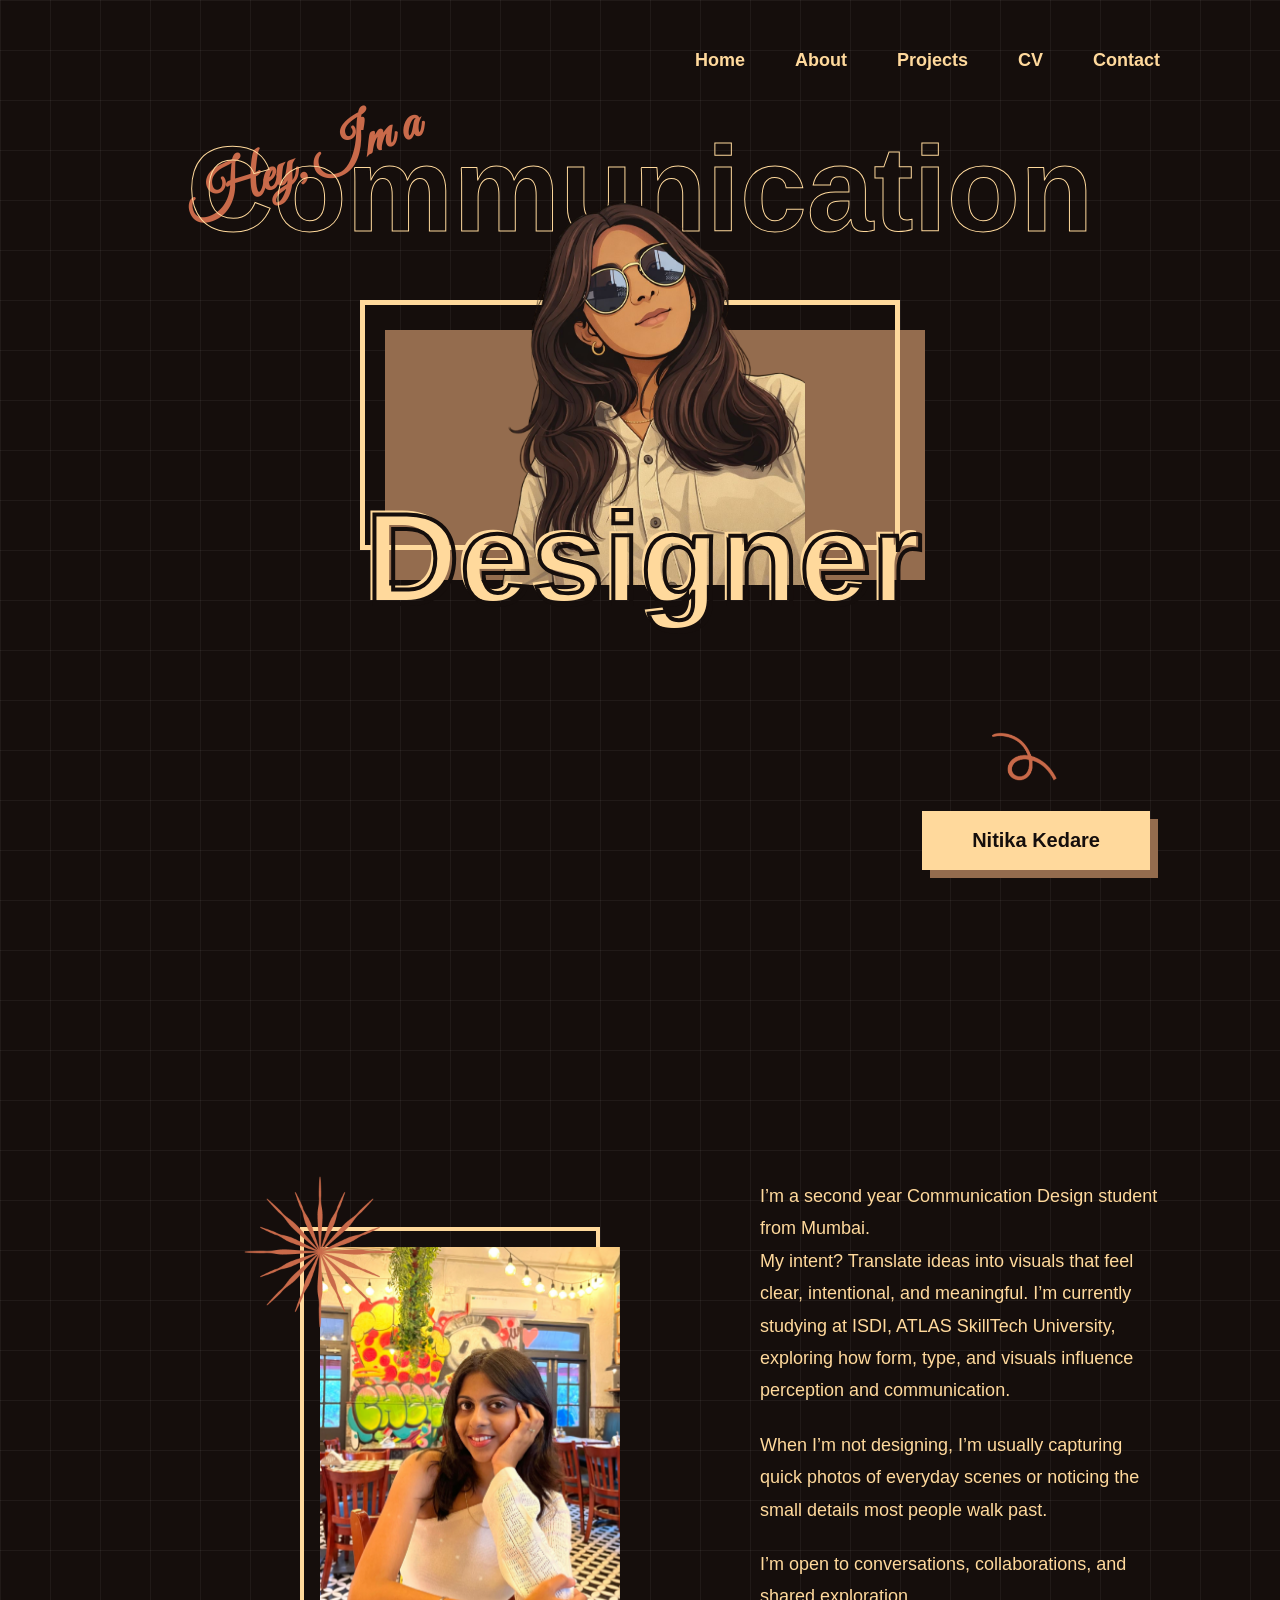
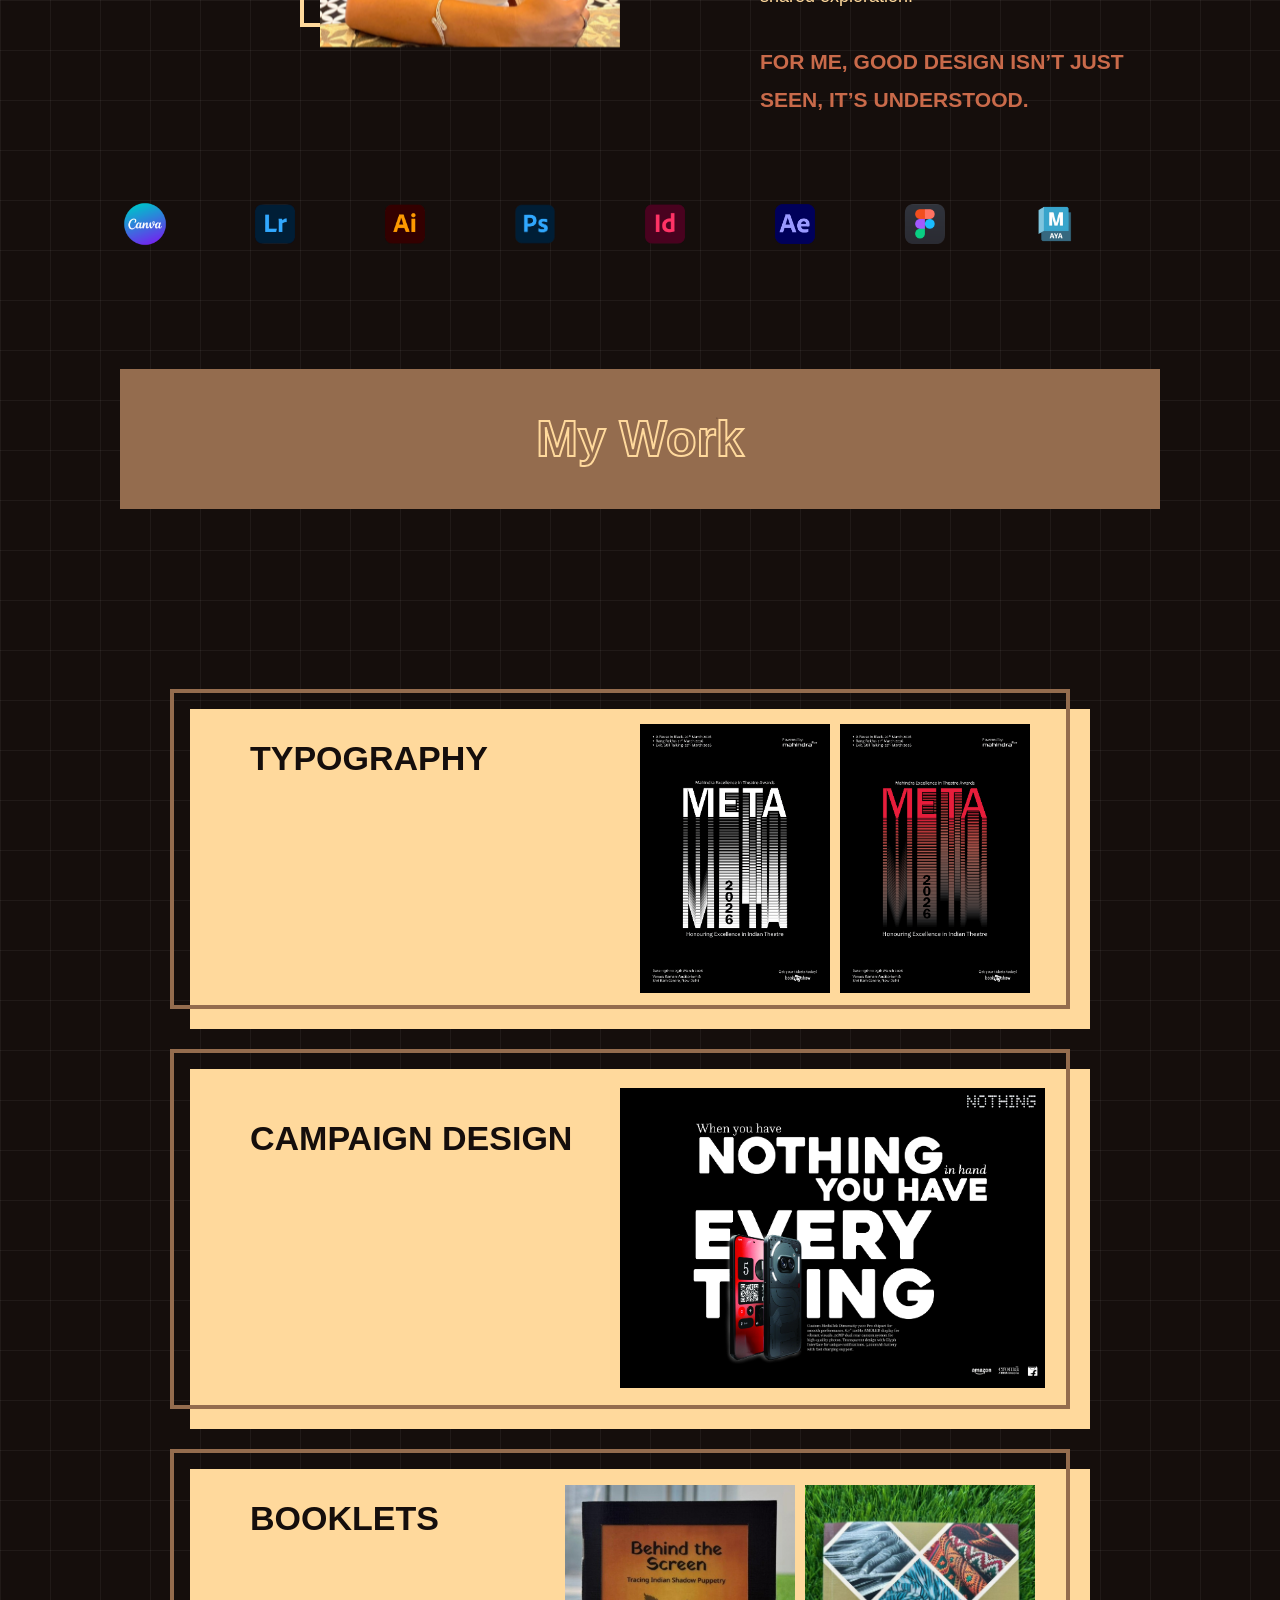
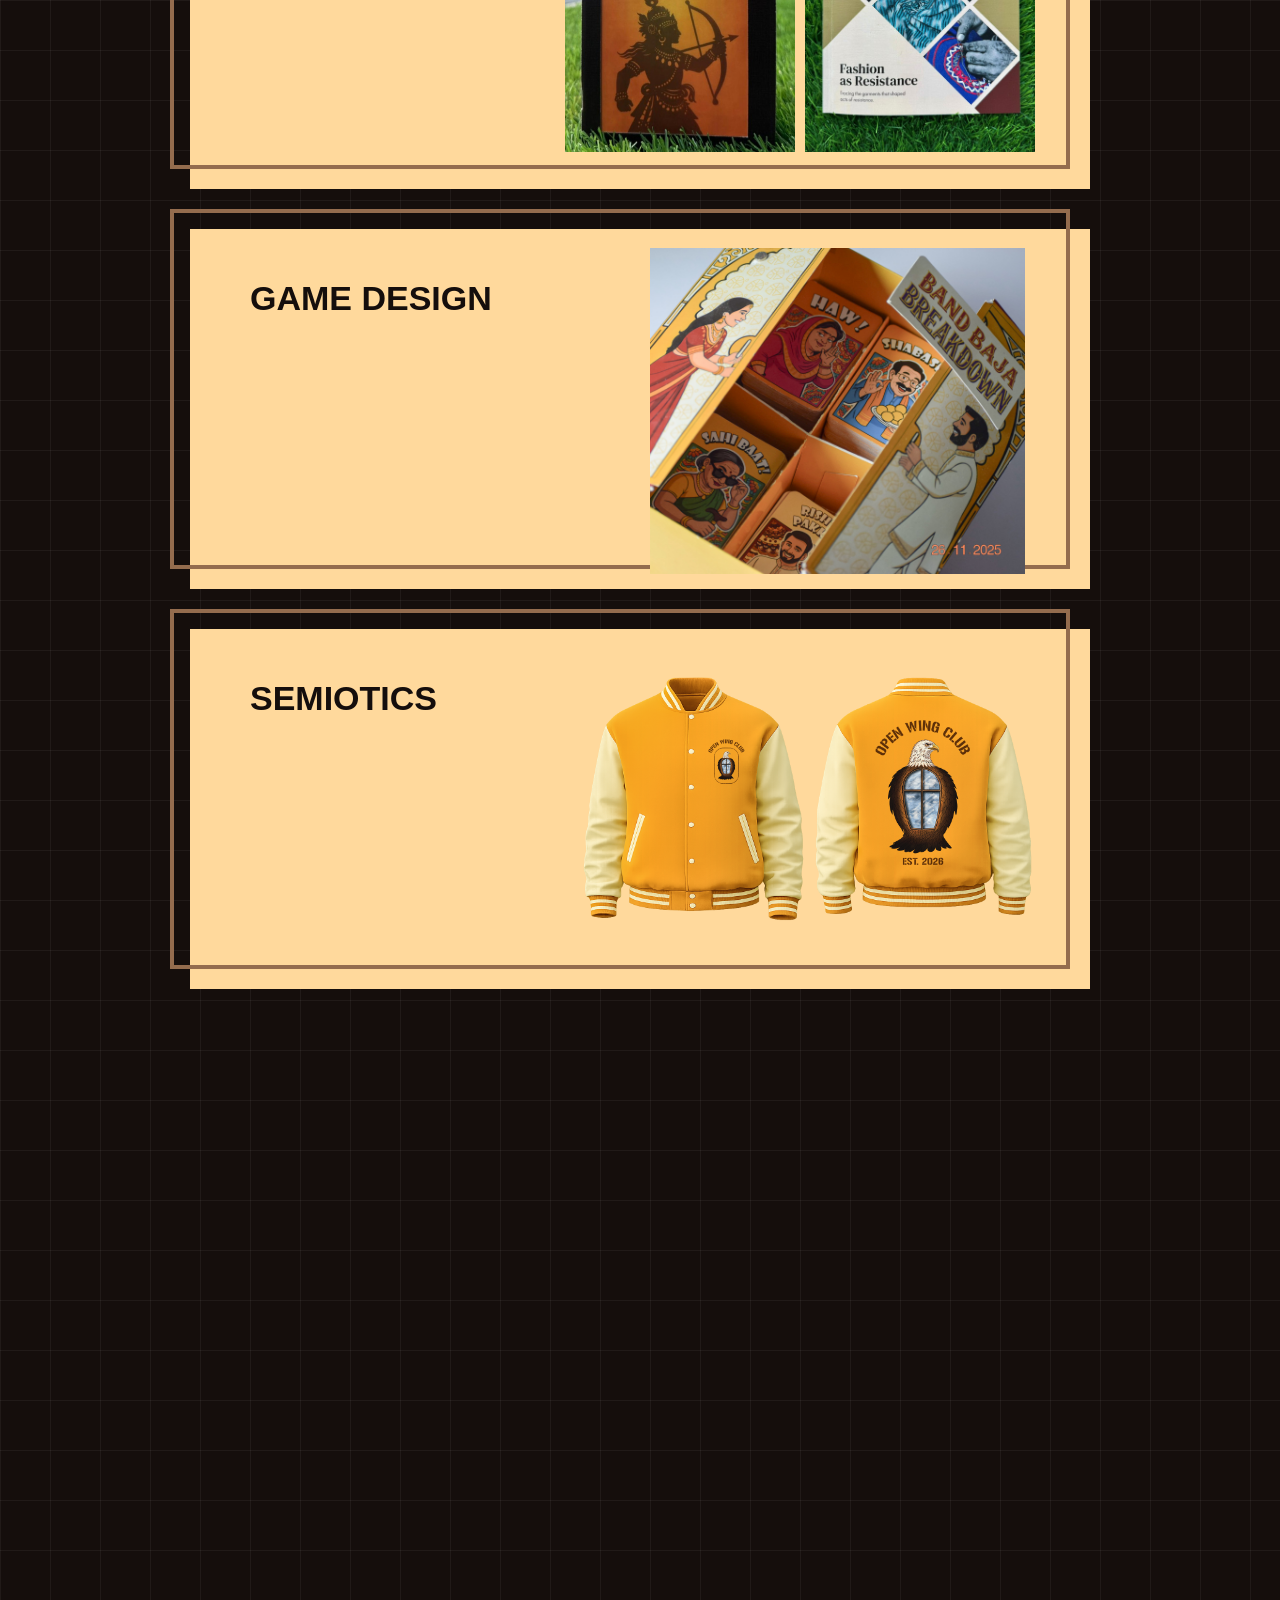
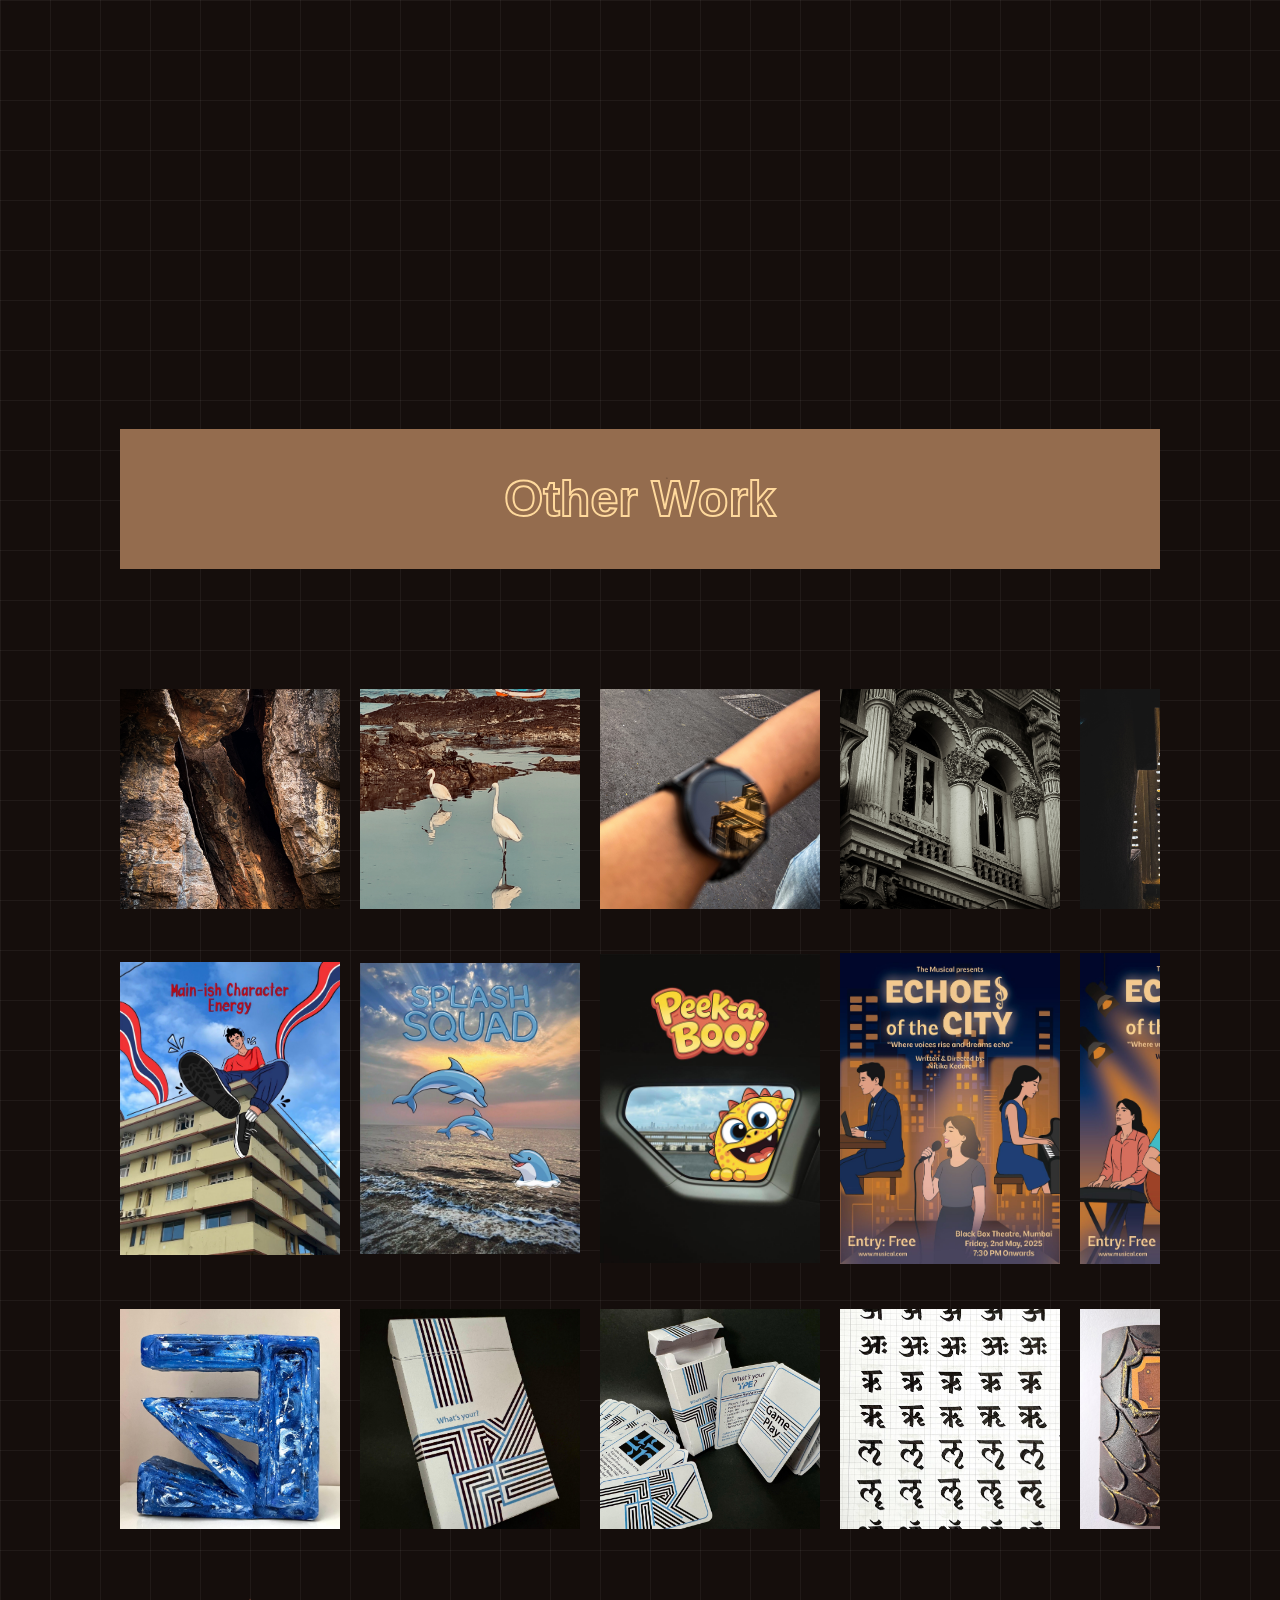
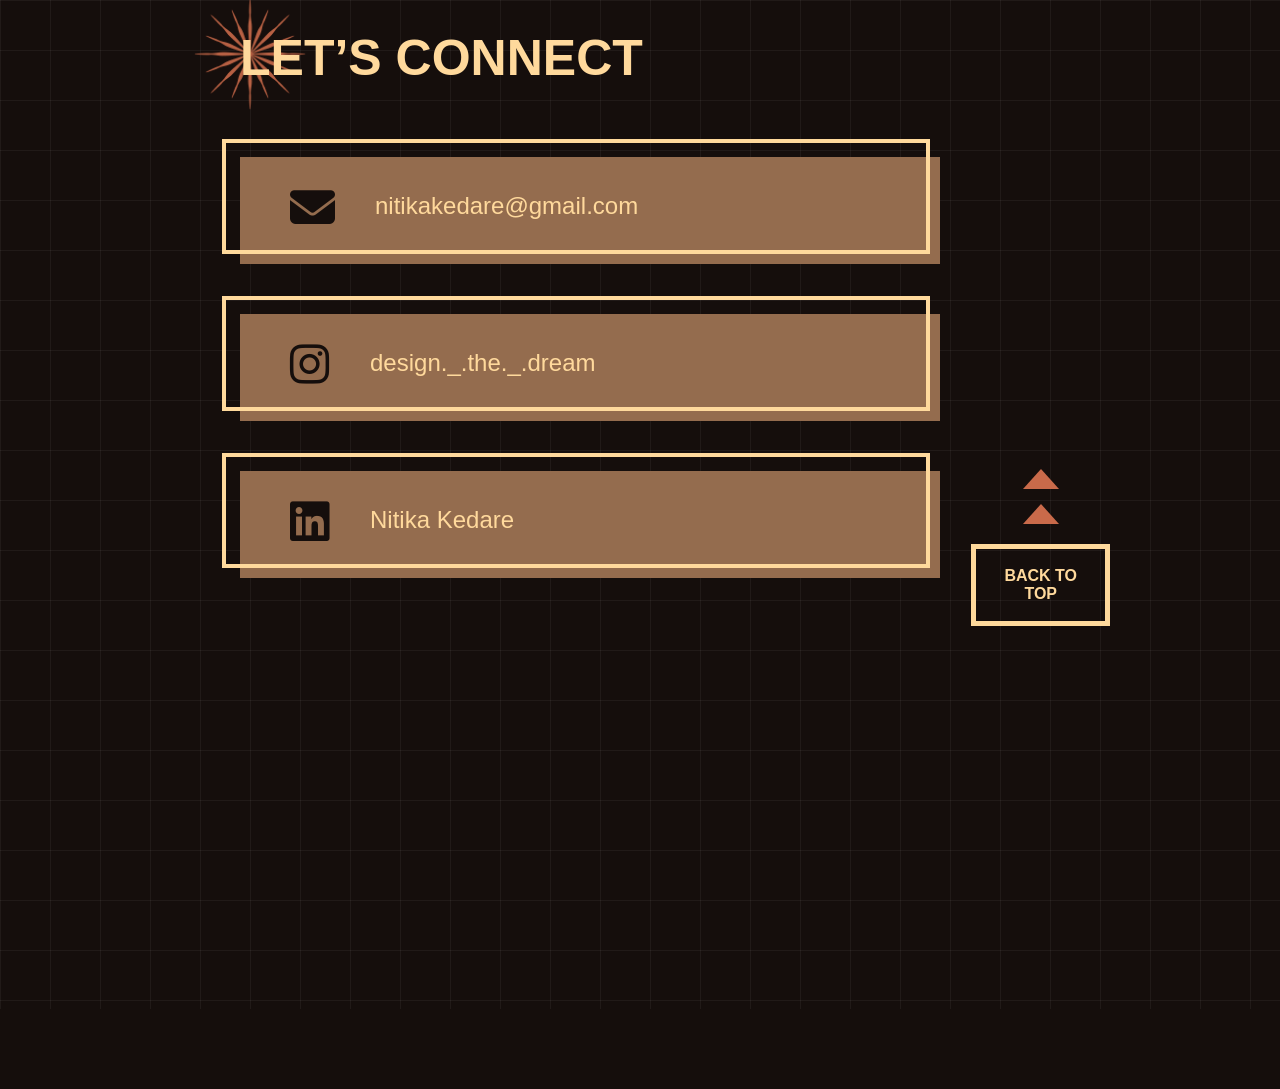
<file: index.html>
<!DOCTYPE html>
<html lang="en">

<head>
<meta charset="UTF-8">
<meta name="viewport" content="width=device-width, initial-scale=1.0">

<title>Nitika Kedare Portfolio</title>

<link rel="stylesheet" href="style.css">

<link href="https://fonts.googleapis.com/css2?family=Great+Vibes&display=swap" rel="stylesheet">
<link rel="stylesheet" href="https://cdnjs.cloudflare.com/ajax/libs/font-awesome/6.5.0/css/all.min.css">

</head>

<body>

<!-- NAVBAR -->

<nav class="navbar">
<ul>
<li><a href="#home">Home</a></li>
<li><a href="#about">About</a></li>
<li><a href="#projects">Projects</a></li>
<li><a href="cv.html">CV</a></li>
<li><a href="#contact">Contact</a></li>
</ul>
</nav>


<!-- HERO SECTION -->

<section class="hero" id="home">

<h2 class="hey">Hey, I'm a</h2>

<h1 class="communication">Communication</h1>

<div class="image-stack">

<div class="bg-box"></div>

<div class="frame"></div>

<img src="home page image.png" class="hero-img">

</div>

<div class="arrow">
<img src="arrow gif.GIF" alt="arrow">
</div>

<h1 class="designer">Designer</h1>

<div class="name-card">
Nitika Kedare
</div>

</section>


<!-- ABOUT SECTION -->

<section class="about" id="about">

<div class="about-container">

<div class="about-image">

<!-- rotating design -->
<img src="circle design 1.png" class="rotate-bg">

<div class="about-frame"></div>

<img src="about me photo.jpeg" class="about-photo">

</div>


<div class="about-text">

<p>
I’m a second year Communication Design student from Mumbai.<br>
My intent? Translate ideas into visuals that feel clear, intentional, and meaningful.
I’m currently studying at ISDI, ATLAS SkillTech University,
exploring how form, type, and visuals influence perception and communication.
</p>

<p>
When I’m not designing, I’m usually capturing quick photos of everyday scenes or noticing the small details most people walk past.
</p>

<p>
I’m open to conversations, collaborations, and shared exploration.
</p>

<h3>
FOR ME, GOOD DESIGN ISN’T JUST SEEN, IT’S UNDERSTOOD.
</h3>

</div>

</div>


<!-- LOGO MARQUEE -->

<div class="logo-marquee">

<div class="logo-track">

<img src="canva.png">
<img src="lr.png">
<img src="ai.png">
<img src="ps.png">
<img src="id.png">
<img src="ae.png">
<img src="figma.png">
<img src="maya.png">
<img src="unity.png">
<img src="vs code.png">
<img src="procreate.png">

<!-- duplicated for seamless scroll -->

<img src="canva.png">
<img src="lr.png">
<img src="ai.png">
<img src="ps.png">
<img src="id.png">
<img src="ae.png">
<img src="figma.png">
<img src="maya.png">
<img src="unity.png">
<img src="vs code.png">
<img src="procreate.png">

</div>

</div>









<!-- PROJECTS SECTION -->

<section class="projects" id="projects">

<!-- heading bar -->

<div class="projects-header">
<h2>My Work</h2>
<img src="brown arrow.GIF" class="projects-arrow">
</div>


<!-- PROJECT STACK CONTAINER -->

<div class="projects-stack">


<!-- PROJECT 1 -->

<div class="project-card">

<a href="typography.html" class="project-link">

<div class="project-frame"></div>

<div class="project-content">

<div class="project-text">

<h3>TYPOGRAPHY</h3>



</div>

    <div class="project-image two-images">
    <img src="B&W META.png">
    <img src="Red META.png">

</div>

</div>

</a>

</div>


<!-- PROJECT 2 -->

<div class="project-card">

<a href="campaign.html" class="project-link">

<div class="project-frame"></div>

<div class="project-content">

<div class="project-text">

<h3>CAMPAIGN DESIGN</h3>



</div>

<div class="project-image">

<img src="campaign3.jpg">

</div>

</div>

</a>

</div>


<!-- PROJECT 3 -->

<div class="project-card">

<a href="booklet.html" class="project-link">

<div class="project-frame"></div>

<div class="project-content">

<div class="project-text">

<h3>BOOKLETS</h3>



</div>

<div class="project-image two-images">

<img src="puppetry 1 thumbnail.jpeg">
<img src="fashion 1.jpeg">

</div>

</div>

</a>

</div>

<!-- PROJECT 4 -->

<div class="project-card">

<a href="game.html" class="project-link">

<div class="project-frame"></div>

<div class="project-content">

<div class="project-text">

<h3>GAME DESIGN</h3>


</div>

<div class="project-image">

<img src="card game thumbnail.jpeg">

</div>

</div>

</a>

</div>


<!-- PROJECT 5 -->

<div class="project-card">

<a href="semiotics.html" class="project-link">

<div class="project-frame"></div>

<div class="project-content">

<div class="project-text">

<h3>SEMIOTICS</h3>



</div>

<div class="project-image">

<img src="Varsity Jacket Mockup.png">

</div>

</div>

</a>

</div>

</div>

</section>



<!-- OTHER WORK SECTION -->

<section class="other-work" id="other-work">

<div class="projects-header">

<h2>Other Work</h2>

<img src="brown arrow.GIF" class="projects-arrow other-arrow">

</div>

</section>


<!-- OTHER WORK MARQUEE -->


<div class="image-marquee">

<div class="image-track">

<div class="image-card"> <img src="stone.jpeg"> </div> 
<div class="image-card"> <img src="bird reflection.jpeg"> </div>
<div class="image-card"> <img src="watch.jpeg"> </div>
<div class="image-card"> <img src="arc building.jpeg"> </div>
<div class="image-card"> <img src="stairs.jpeg"> </div>
<div class="image-card"> <img src="water.jpeg"> </div>
<div class="image-card"> <img src="sun.jpeg"> </div>
<div class="image-card"> <img src="perspective building.jpeg"> </div>
<div class="image-card"> <img src="car.jpeg"> </div>
<div class="image-card"> <img src="sunglasses.jpeg"> </div>
<div class="image-card"> <img src="mirror grass.jpeg"> </div>
<div class="image-card"> <img src="phone.jpeg"> </div>
<div class="image-card"> <img src="bird.PNG"> </div>
<div class="image-card"> <img src="artifact.jpeg"> </div>
<div class="image-card"> <img src="mirror.jpeg"> </div>

<!-- duplicate -->

<div class="image-card"> <img src="stone.jpeg"> </div>
<div class="image-card"> <img src="bird reflection.jpeg"> </div>
<div class="image-card"> <img src="watch.jpeg"> </div>
<div class="image-card"> <img src="arc building.jpeg"> </div>
<div class="image-card"> <img src="stairs.jpeg"> </div>
<div class="image-card"> <img src="water.jpeg"> </div>
<div class="image-card"> <img src="sun.jpeg"> </div>
<div class="image-card"> <img src="perspective building.jpeg"> </div>
<div class="image-card"> <img src="car.jpeg"> </div>
<div class="image-card"> <img src="sunglasses.jpeg"> </div>
<div class="image-card"> <img src="mirror grass.jpeg"> </div>
<div class="image-card"> <img src="phone.jpeg"> </div>
<div class="image-card"> <img src="bird.PNG"> </div>
<div class="image-card"> <img src="artifact.jpeg"> </div>
<div class="image-card"> <img src="mirror.jpeg"> </div>

</div>

</div>


<div class="image-marquee second-row">
<div class="image-track reverse">

<div class="image-card"> <img src="character building.jpeg"> </div>
<div class="image-card"> <img src="dolphin.jpeg"> </div> 
<div class="image-card"> <img src="cartoon.jpeg"> </div>
<div class="image-card"> <img src="echoes poster 1.jpeg"> </div>
<div class="image-card"> <img src="echoes poster 2.jpeg"> </div>
<div class="image-card"> <img src="character.jpeg"> </div>
<div class="image-card"> <img src="climbing character.jpeg"> </div>

<!-- duplicate -->

<div class="image-card"> <img src="character building.jpeg"> </div>
<div class="image-card"> <img src="dolphin.jpeg"> </div> 
<div class="image-card"> <img src="cartoon.jpeg"> </div>
<div class="image-card"> <img src="echoes poster 1.jpeg"> </div>
<div class="image-card"> <img src="echoes poster 2.jpeg"> </div>
<div class="image-card"> <img src="character.jpeg"> </div>
<div class="image-card"> <img src="climbing character.jpeg"> </div>

</div>

</div>


<div class="image-marquee">

<div class="image-track">

<div class="image-card"> <img src="gallery 1.jpeg"> </div>
<div class="image-card"> <img src="gallery 2.jpeg"> </div>
<div class="image-card"> <img src="gallery 3.jpeg"> </div>
<div class="image-card"> <img src="gallery 4.jpeg"> </div>
<div class="image-card"> <img src="gallery 5.jpeg"> </div>
<div class="image-card"> <img src="gallery 6.jpeg"> </div>
<div class="image-card"> <img src="gallery 7.jpeg"> </div>
<div class="image-card"> <img src="gallery 8.jpeg"> </div>
<div class="image-card"> <img src="gallery 9.jpeg"> </div>
<div class="image-card"> <img src="gallery 10.jpeg"> </div>
<div class="image-card"> <img src="gallery 11.jpeg"> </div>

<!-- duplicate -->

<div class="image-card"> <img src="gallery 1.jpeg"> </div>
<div class="image-card"> <img src="gallery 2.jpeg"> </div>
<div class="image-card"> <img src="gallery 3.jpeg"> </div>
<div class="image-card"> <img src="gallery 4.jpeg"> </div>
<div class="image-card"> <img src="gallery 5.jpeg"> </div>
<div class="image-card"> <img src="gallery 6.jpeg"> </div>
<div class="image-card"> <img src="gallery 7.jpeg"> </div>
<div class="image-card"> <img src="gallery 8.jpeg"> </div>
<div class="image-card"> <img src="gallery 9.jpeg"> </div>
<div class="image-card"> <img src="gallery 10.jpeg"> </div>
<div class="image-card"> <img src="gallery 11.jpeg"> </div>
</div>

</div>




<!-- CONTACT SECTION -->

<section class="contact" id="contact">

<div class="contact-title-wrapper">

<img src="circle design 1.png" class="contact-star">

<h2 class="contact-title">LET’S CONNECT</h2>

</div>
<div class="contact-container">

<!-- EMAIL -->

<!-- EMAIL -->

<a href="mailto:nitikakedare@gmail.com" class="contact-link">
  <div class="contact-card">
    <i class="fa-solid fa-envelope contact-icon"></i>
    <p>nitikakedare@gmail.com</p>
  </div>
</a>

<!-- INSTAGRAM -->

<a href="https://instagram.com/design._.the._.dream" target="_blank" class="contact-link">
<div class="contact-card">
<i class="fa-brands fa-instagram contact-icon"></i>
<p>design._.the._.dream</p>
</div>
</a>

<!-- LINKEDIN -->

<a href="https://www.linkedin.com/in/nitika-kedare/" target="_blank" class="contact-link">
<div class="contact-card">
<i class="fa-brands fa-linkedin contact-icon"></i>
<p>Nitika Kedare</p>
</div>
</a>

</div>

<!-- BACK TO TOP -->

<div class="back-top">
<a href="#home">
<div class="arrow-up"></div>
<div class="arrow-up second"></div>

<div class="top-btn">
BACK TO<br>TOP
</div>

</a>
</div>

</section>

<script>

const params = new URLSearchParams(window.location.search);

if (params.get("scroll") === "projects") {

document.getElementById("projects").scrollIntoView({
behavior: "smooth"
});

}

</script>

</body>
</html>
</file>
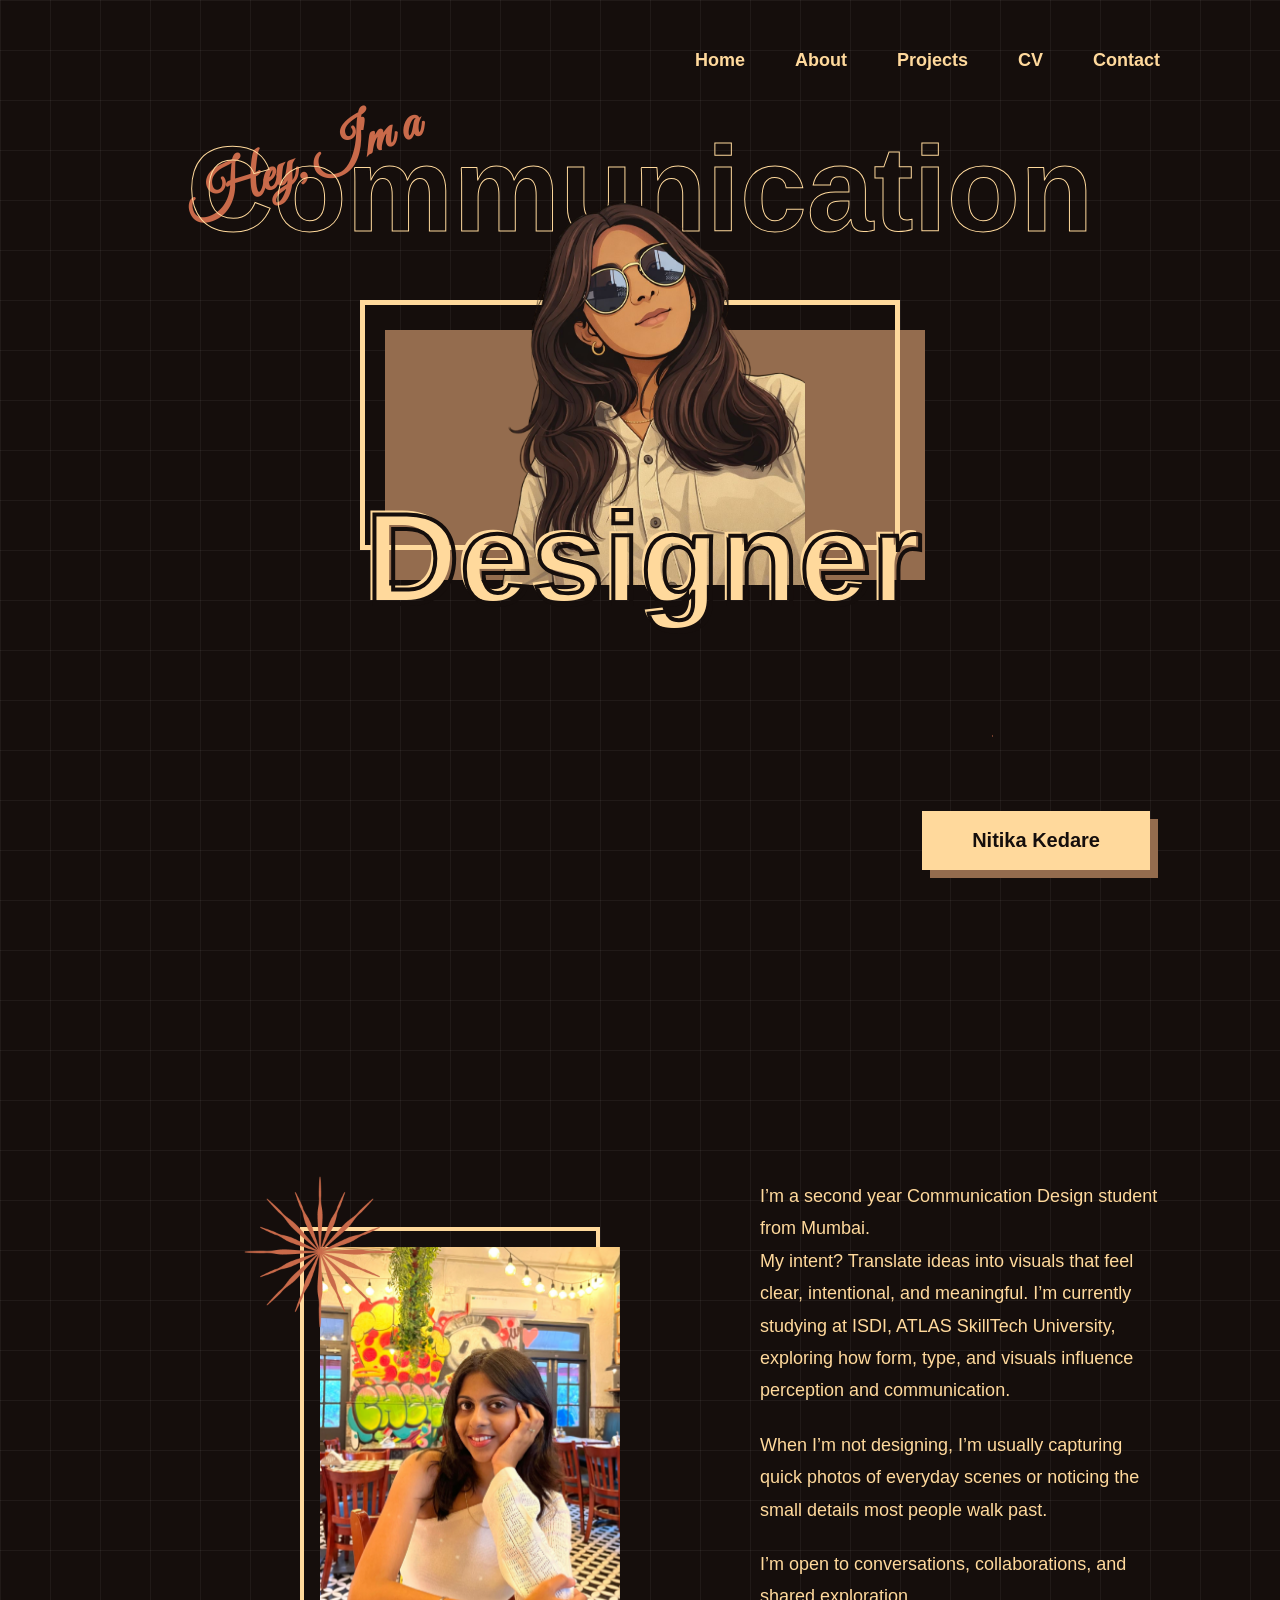
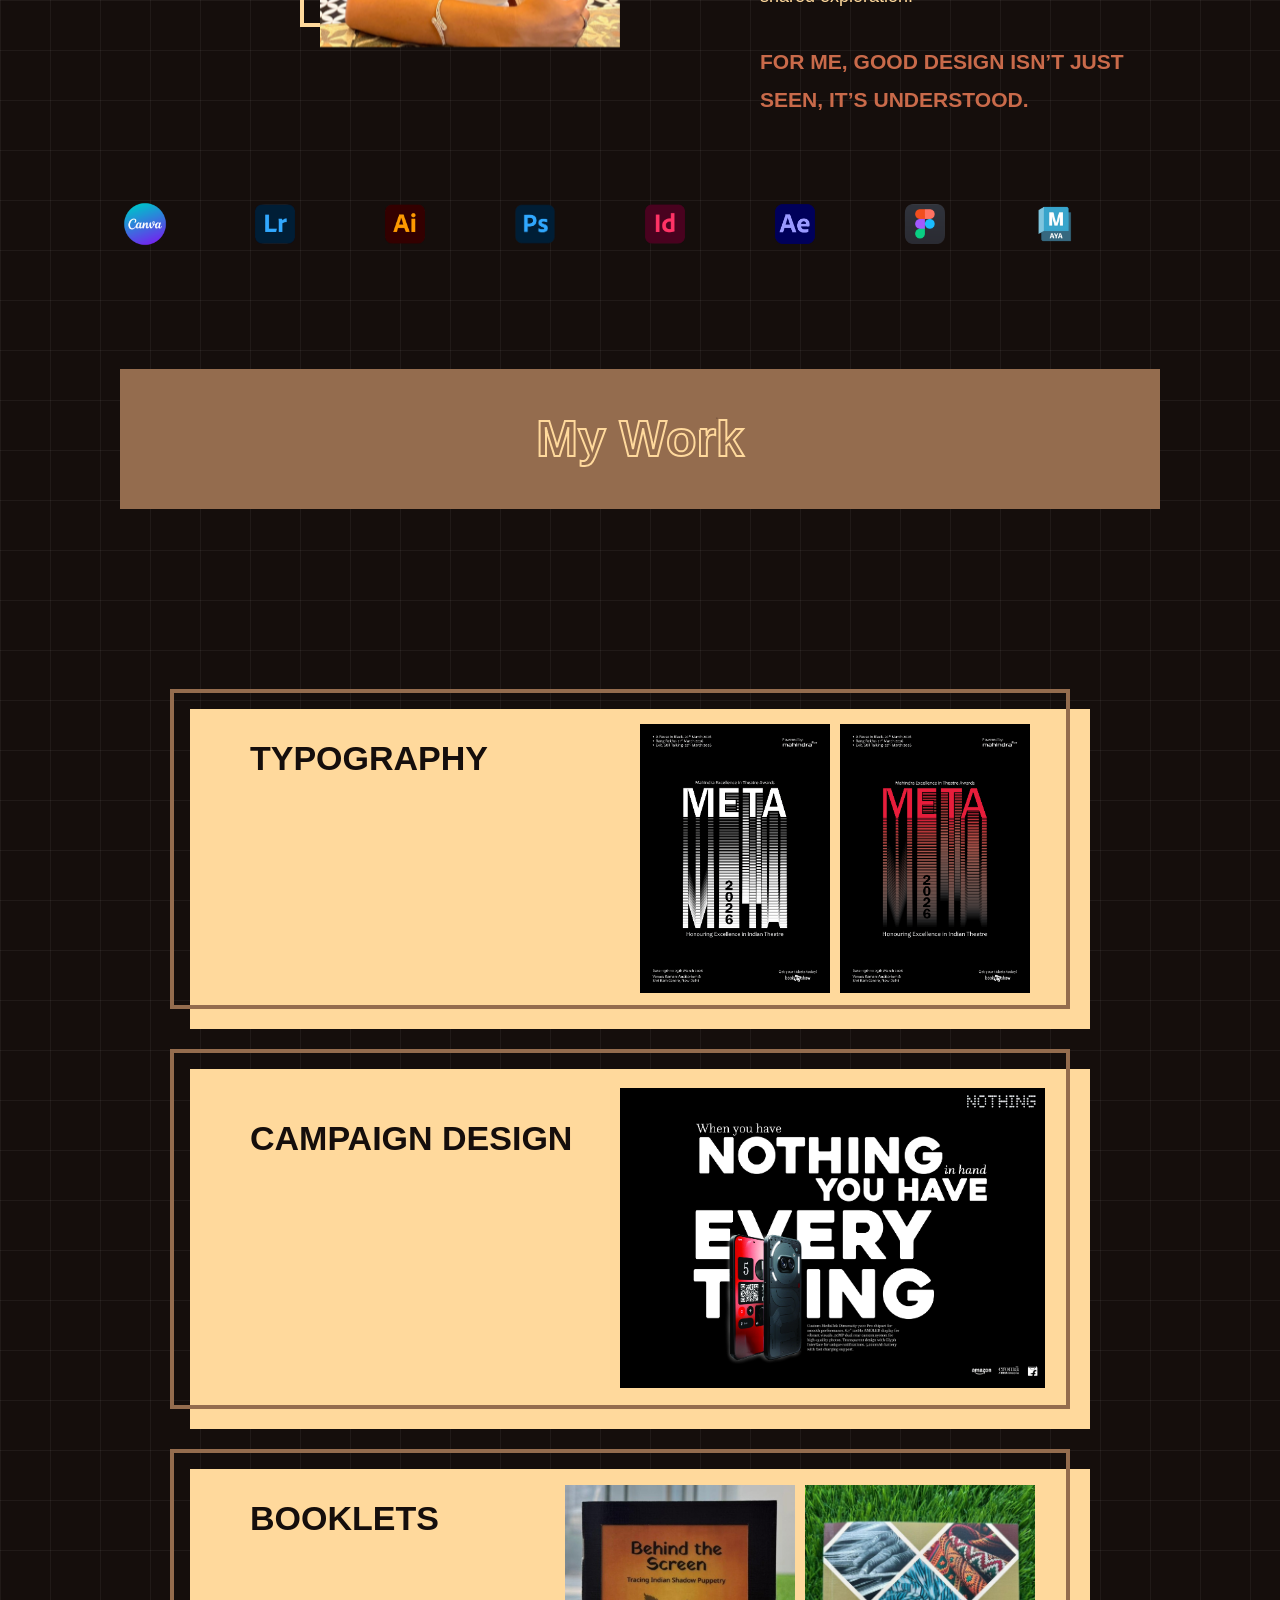
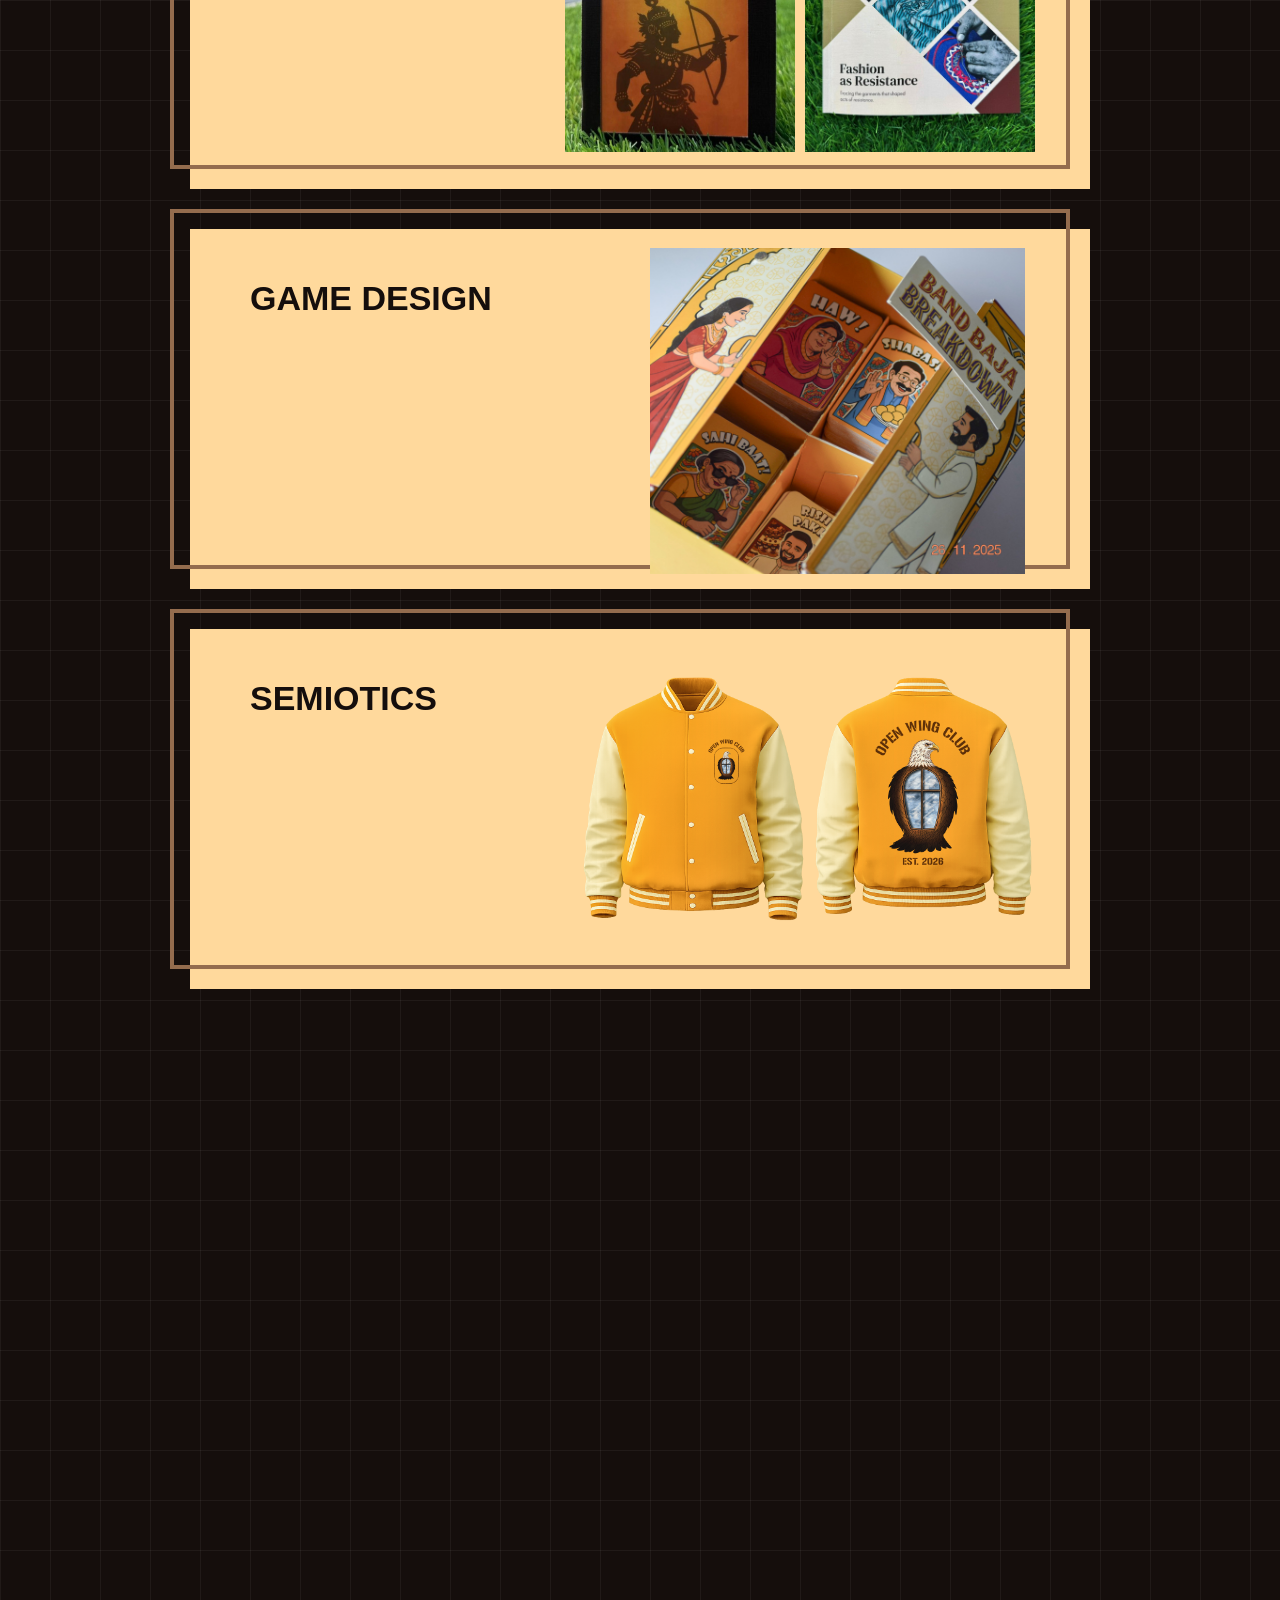
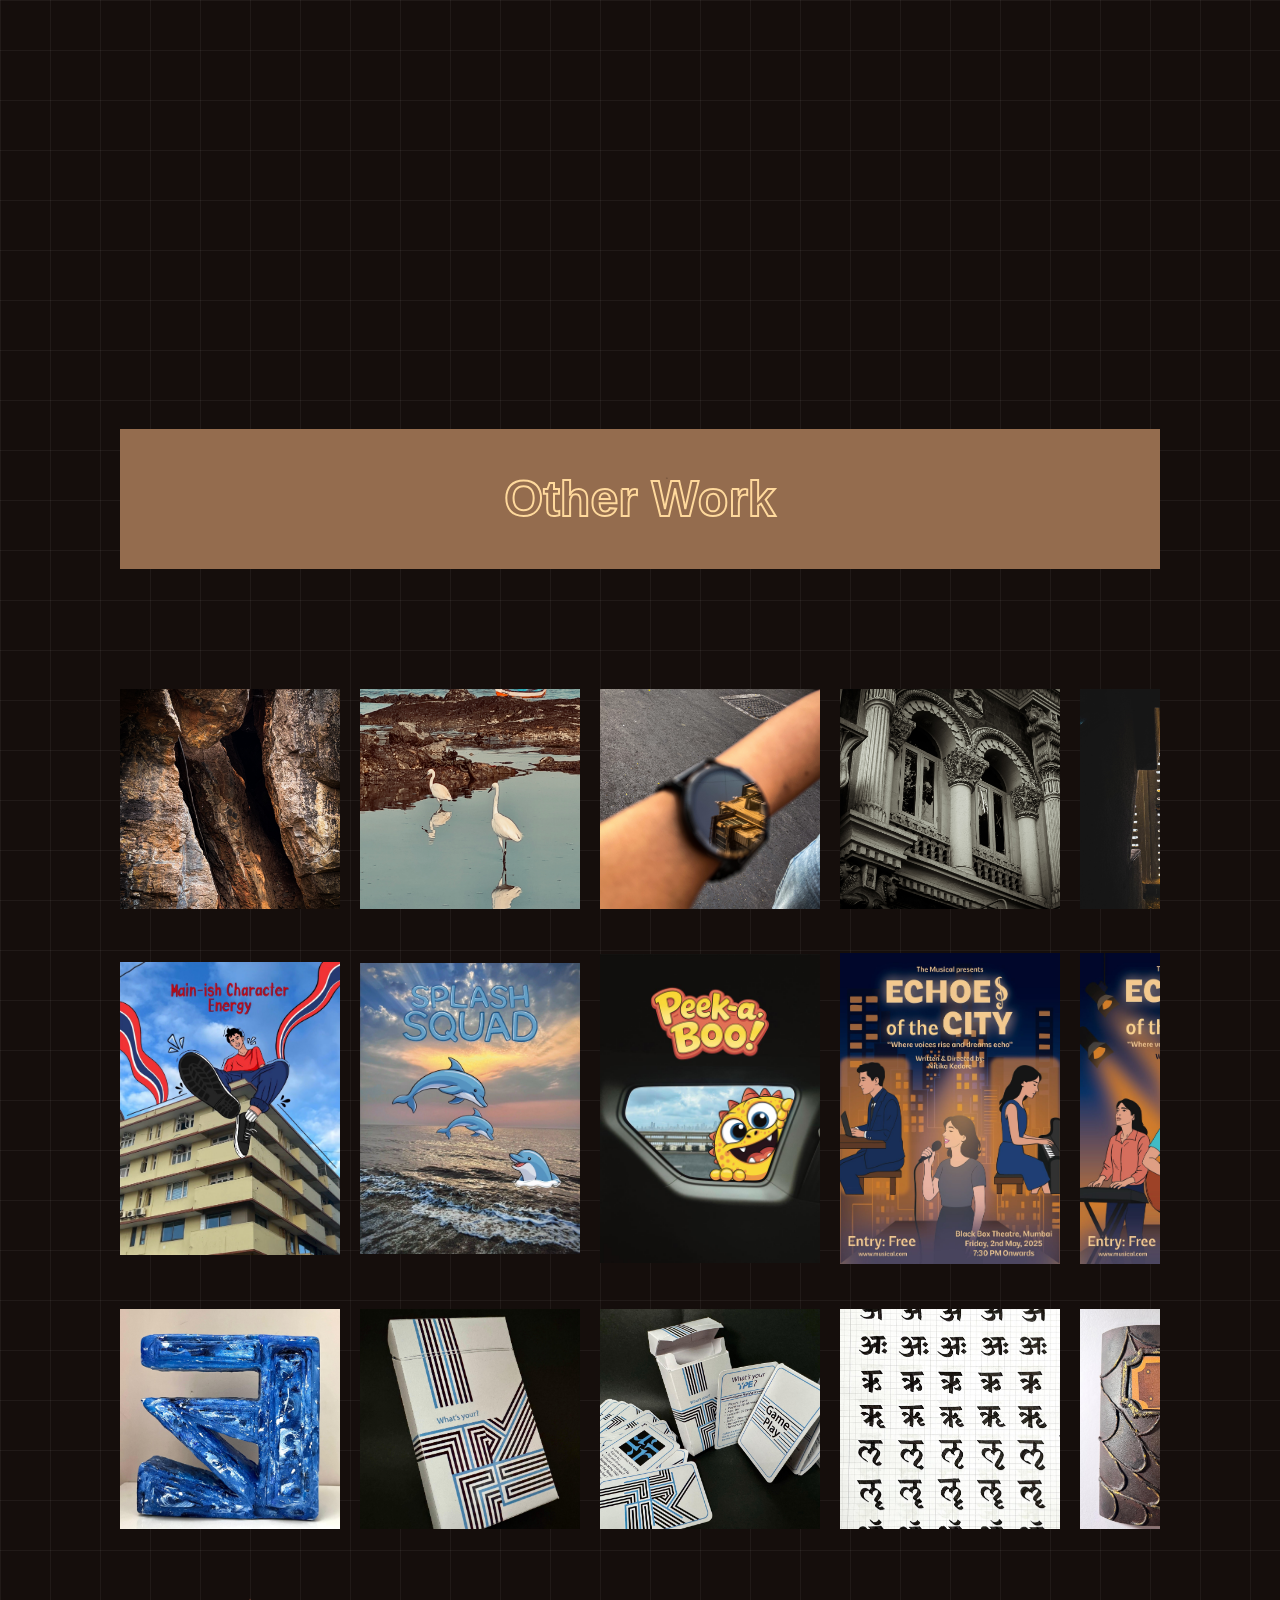
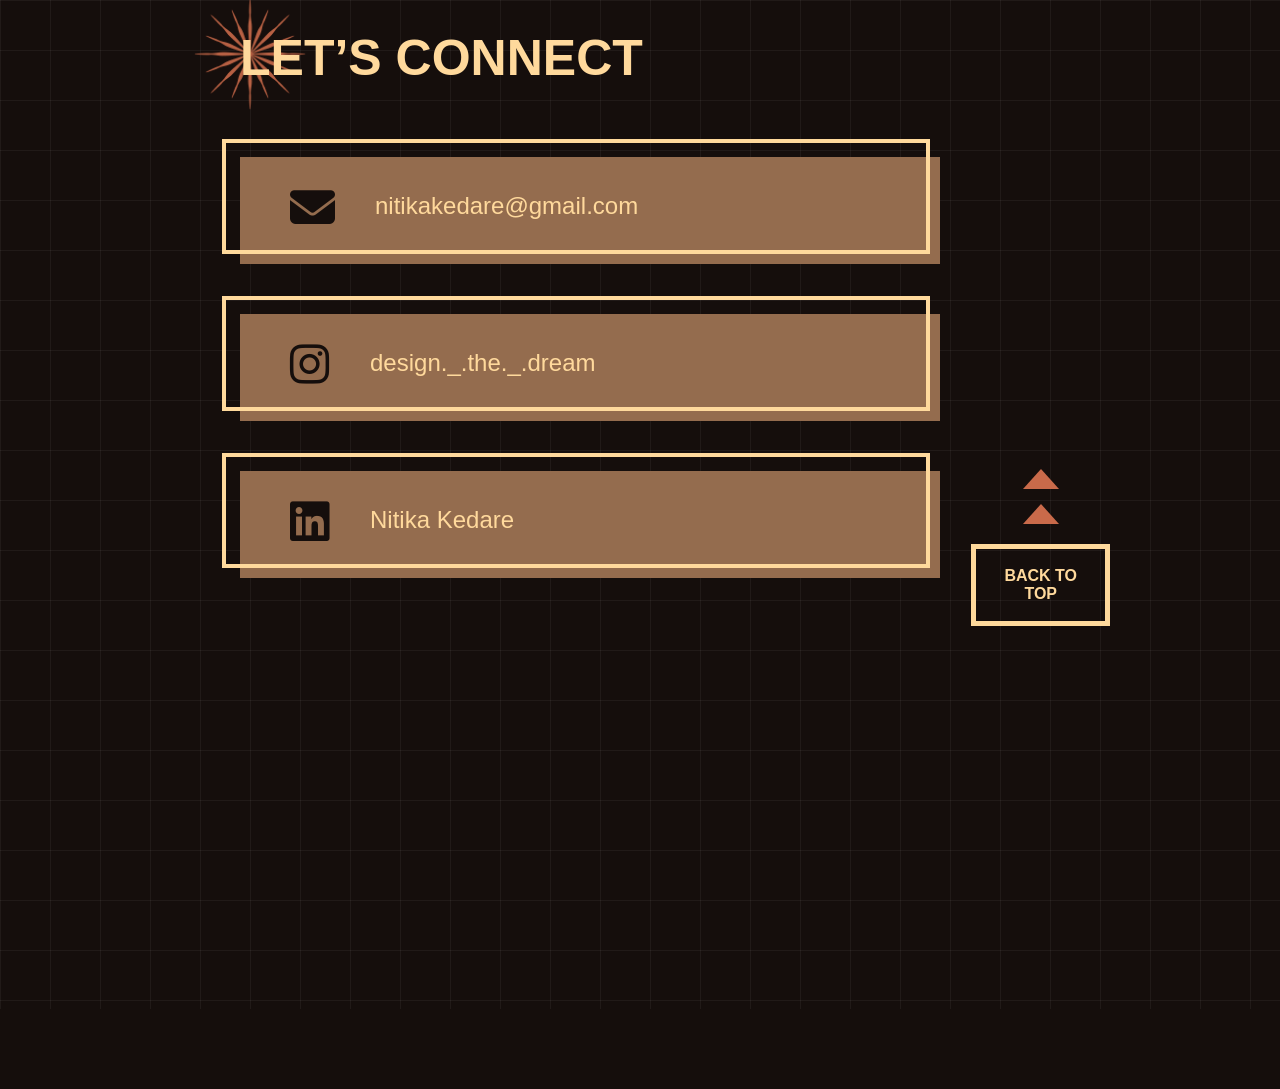
<file: booklet.html>
<!doctype html>
<html lang="en">
  <head>
    <meta charset="UTF-8" />
    <meta name="viewport" content="width=device-width, initial-scale=1.0" />

    <title>Zine Design</title>

    <link rel="stylesheet" href="booklet.css" />
  </head>

  <body>
    <!-- TITLE SECTION -->

    <section class="project-title">
      <h1>ZINE DESIGN</h1>
    </section>

    <!-- PROJECT BRIEF SECTION -->

    <section class="project-brief">
      <div class="brief-container">
        <!-- LEFT TEXT -->

        <div class="brief-text">
          <h2>
            BEHIND THE <br />
            SCREEN
          </h2>

          <p class="subtitle">Tracing Indian Shadow Puppetry</p>

          <img src="O line 3.PNG" class="brief-swirl" />

          <p class="assignment">
            <b>Assignment Brief:</b> <br />
            The brief was to choose a topic rooted in the Indian context and
            explore it through the format of a zine, encouraging experimentation
            with storytelling, structure, and visual language.
          </p>
        </div>

        <!-- COVER PAGE -->

        <div class="brief-image">
          <img src="puppetry 1.jpeg" alt="cover page" />
        </div>
      </div>
    </section>

    <!-- PROCESS SECTION -->

    <section class="process-section">
      <div class="process-container">
        <!-- LEFT LARGE IMAGE -->

        <div class="process-left">
          <img src="puppetry 3.jpeg" alt="zine open view" />
        </div>

        <!-- RIGHT CONTENT -->

        <div class="process-right">
          <p class="process-text">
            My design process began by exploring the visual storytelling of
            traditional Indian shadow puppetry and the role of light and
            silhouettes in performance. The zine uses layered folds and cut
            forms to gradually reveal characters and scenes, echoing the
            unfolding experience of a shadow play. Through this interactive
            structure, the book becomes a tactile narrative where movement and
            form guide the viewer through the story.
          </p>

          <img src="puppetry 2.jpeg" class="process-small" />

          <img src="O line 2.PNG" class="process-swirl" />

          <div class="color-palette">
            <div class="color1"></div>
            <div class="color2"></div>
            <div class="color3"></div>
          </div>
        </div>
      </div>

      <!-- STORY SECTION -->

      <section class="story-section">
        <div class="story-container">
          <!-- LEFT IMAGE -->

          <div class="story-left">
            <img src="puppetry 4.jpeg" alt="zine fold" />
          </div>

          <!-- CENTER TEXT -->

          <div class="story-text">
            <img src="O line 3.PNG" class="story-swirl" />

            <p>
              The zine explores the tradition of storytelling before the
              presence of printed books and digital media, when stories
              travelled through memory and were passed from voice to voice
              across generations. It draws inspiration from the art of shadow
              puppetry, where light and silhouettes transform narratives into
              visual performances. Through this theme, the book reflects on how
              communities once experienced epics and folklore collectively
              through the interplay of light, shadow, and performance.
            </p>
          </div>

          <!-- RIGHT IMAGE -->

          <div class="story-right">
            <img src="puppetry 5.jpeg" alt="shadow puppetry page" />
          </div>
        </div>
      </section>

      <!-- IMAGE GALLERY SECTION -->

      <section class="gallery-section">
        <div class="gallery-container">
          <!-- TOP IMAGE -->

          <div class="gallery-top">
            <img src="puppetry 8.jpeg" alt="zine scene" />
          </div>

          <!-- BOTTOM ROW -->

          <div class="gallery-bottom">
            <img src="puppetry 7.jpeg" alt="zine page" />

            <img src="puppetry 6.jpeg" alt="shadow puppetry scene" />
          </div>
        </div>
      </section>

      <!-- SECOND GALLERY SECTION -->

      <section class="gallery-two">
        <div class="gallery-two-container">
          <img src="oo line 2.PNG" class="gallery-swirl" />

          <!-- TOP LARGE IMAGE -->

          <div class="gallery-two-top">
            <img src="puppetry 9.jpeg" alt="zine spread" />
          </div>

          <!-- SECOND ROW -->

          <div class="gallery-two-row">
            <img src="puppetry 10.jpeg" alt="zine scene" />

            <img src="puppetry 11.jpeg" alt="zine detail" />
          </div>

          <!-- THIRD ROW -->

          <div class="gallery-two-row-small">
            <img src="puppetry 13.jpeg" alt="zine standing" />

            <img src="puppetry 12.jpeg" alt="zine cover" />
          </div>
        </div>
      </section>

      <!-- PUBLICATION DESIGN SECTION -->

      <section class="publication-section">
        <h1 class="publication-title">PUBLICATION DESIGN</h1>

        <div class="publication-container">
          <!-- LEFT IMAGE -->

          <div class="publication-image">
            <img src="fashion 1.jpeg" alt="Fashion as Resistance book" />
          </div>

          <!-- RIGHT TEXT -->

          <div class="publication-text">
            <h2>
              FASHION AS <br />
              RESISTANCE
            </h2>

            <p class="publication-subtitle">
              Tracing the garments that shaped acts of resistance
            </p>

            <p class="publication-brief">
              <b>Assignment Brief:</b><br />
              The project involved developing an A-Z glossary publication based
              on a historical theme, examining how objects, practices, or
              symbols reflect broader cultural and social narratives. The focus
              was on translating research into a structured editorial format
              through typography, layout design, and visual storytelling.
            </p>
          </div>
        </div>
      </section>

      <!-- PUBLICATION PROCESS SECTION -->

      <section class="publication-process">
        <div class="publication-layout">
          <!-- LEFT TEXT -->
          <div class="initial-text">
            <p>
              <b>Initial Ideation:</b><br />
              While exploring possible historical themes, I was drawn to how
              clothing often carries meaning far beyond aesthetics. This led me
              to investigate garments that have played a role in resistance,
              identity, and cultural survival.
            </p>
          </div>

          <!-- TOP RIGHT IMAGE -->
          <div class="garment-image">
            <img src="fashion 3.jpeg" />
          </div>

          <!-- LEFT IMAGE -->
          <div class="weaving-image">
            <img src="fashion 2.jpeg" />
          </div>

          <!-- RIGHT TEXT -->
          <div class="overview-text">
            <p>
              <b>Project Overview:</b><br />
              My publication,
              <i
                >Fashion as Resistance (Tracing the Garments that Shaped Acts of
                Resistance)</i
              >, is an A-Z glossary of garments and adornments across Asia that
              have been tied to moments of protest, resilience, and cultural
              assertion. Each entry highlights how clothing such as khadi,
              protest sarees, or traditional ornaments became a silent yet
              powerful language of resistance.
            </p>
          </div>

          <!-- ROW 3 -->
          <div class="image-three">
            <img src="fashion 4.jpeg" />
          </div>

          <div class="image-four">
            <img src="fashion 5.jpeg" />
          </div>

          <!-- ROW 4 -->
          <div class="image-five">
            <img src="fashion 6.jpeg" />
          </div>

          <div class="image-six">
            <img src="fashion 7.jpeg" />
          </div>
        </div>

        <div class="bottom-large-image">
          <img src="fashion 8.jpeg" alt="knowledge spread" />
        </div>
      </section>
    </section>

    <script>
      window.addEventListener("scroll", function () {
        if (
          window.innerHeight + window.scrollY >=
          document.body.offsetHeight - 5
        ) {
          window.location.href = "index.html?scroll=projects";
        }
      });
    </script>
  </body>
</html>
</file>
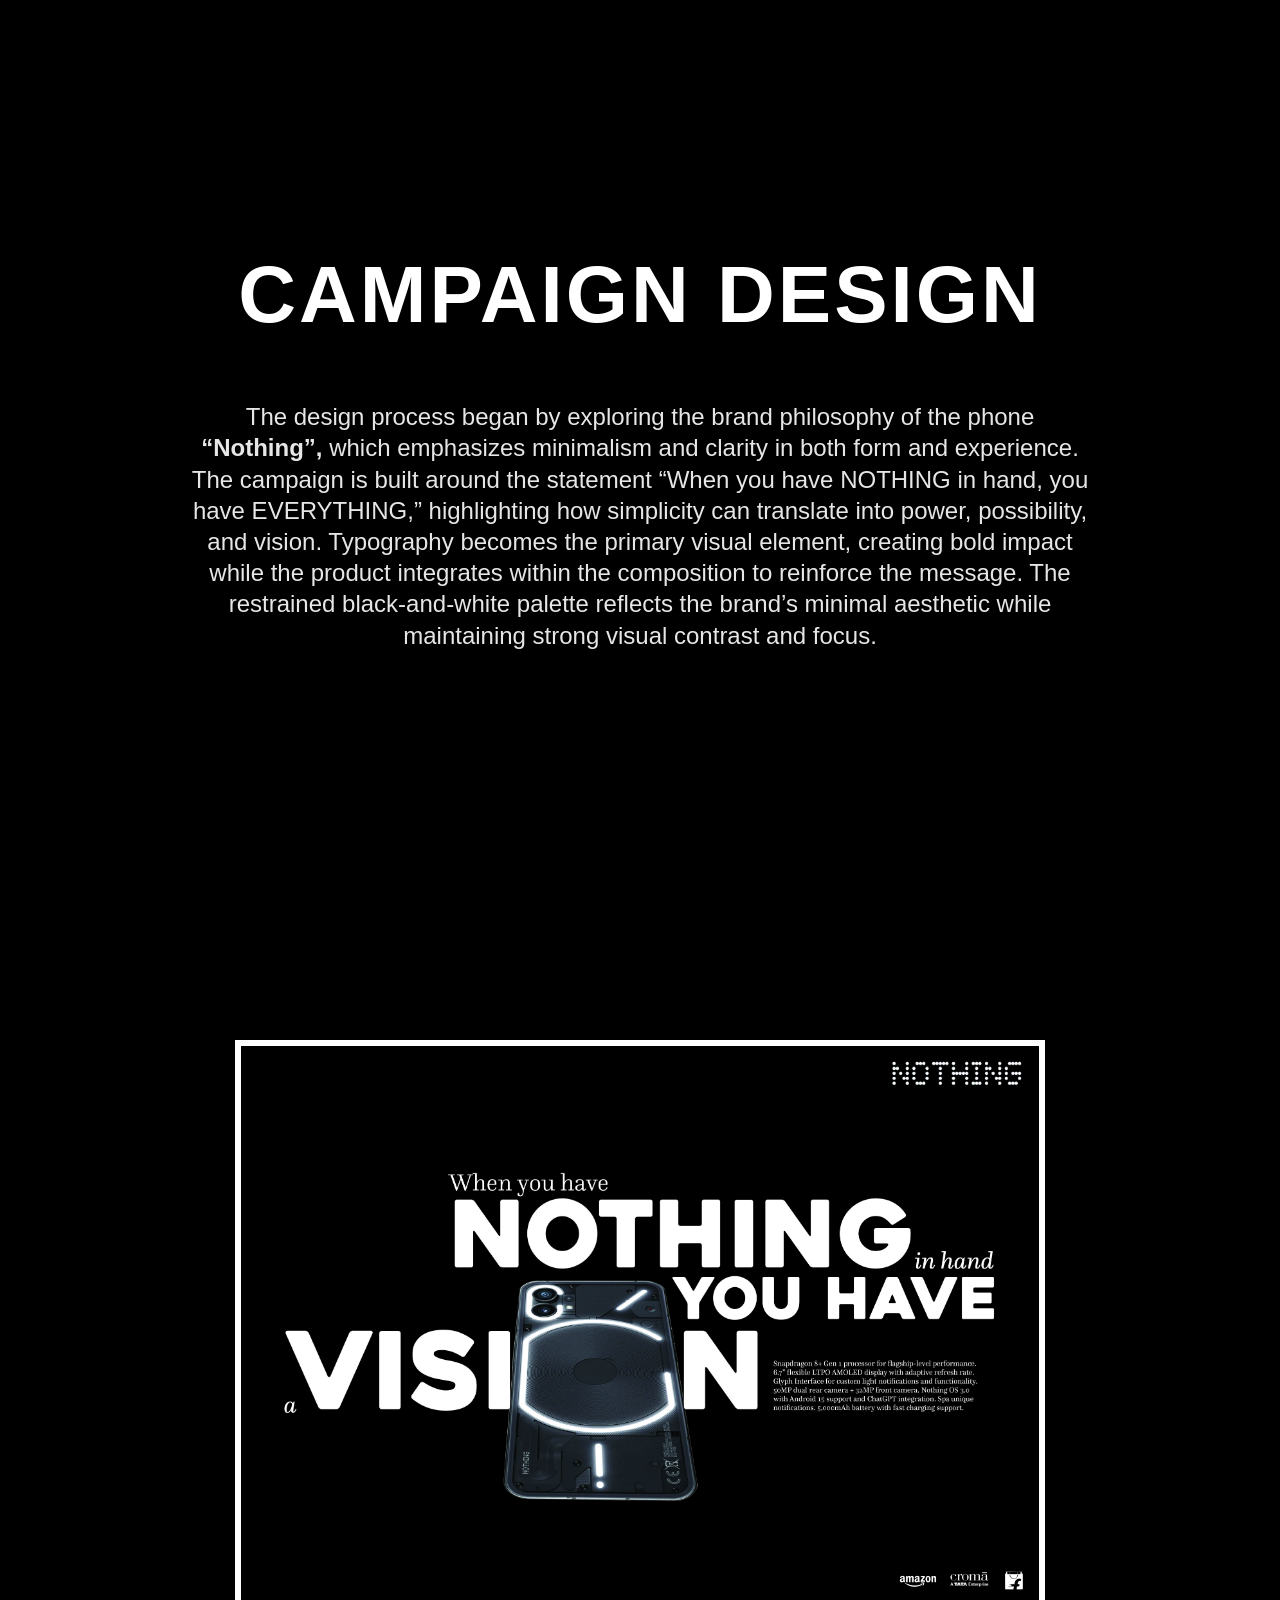
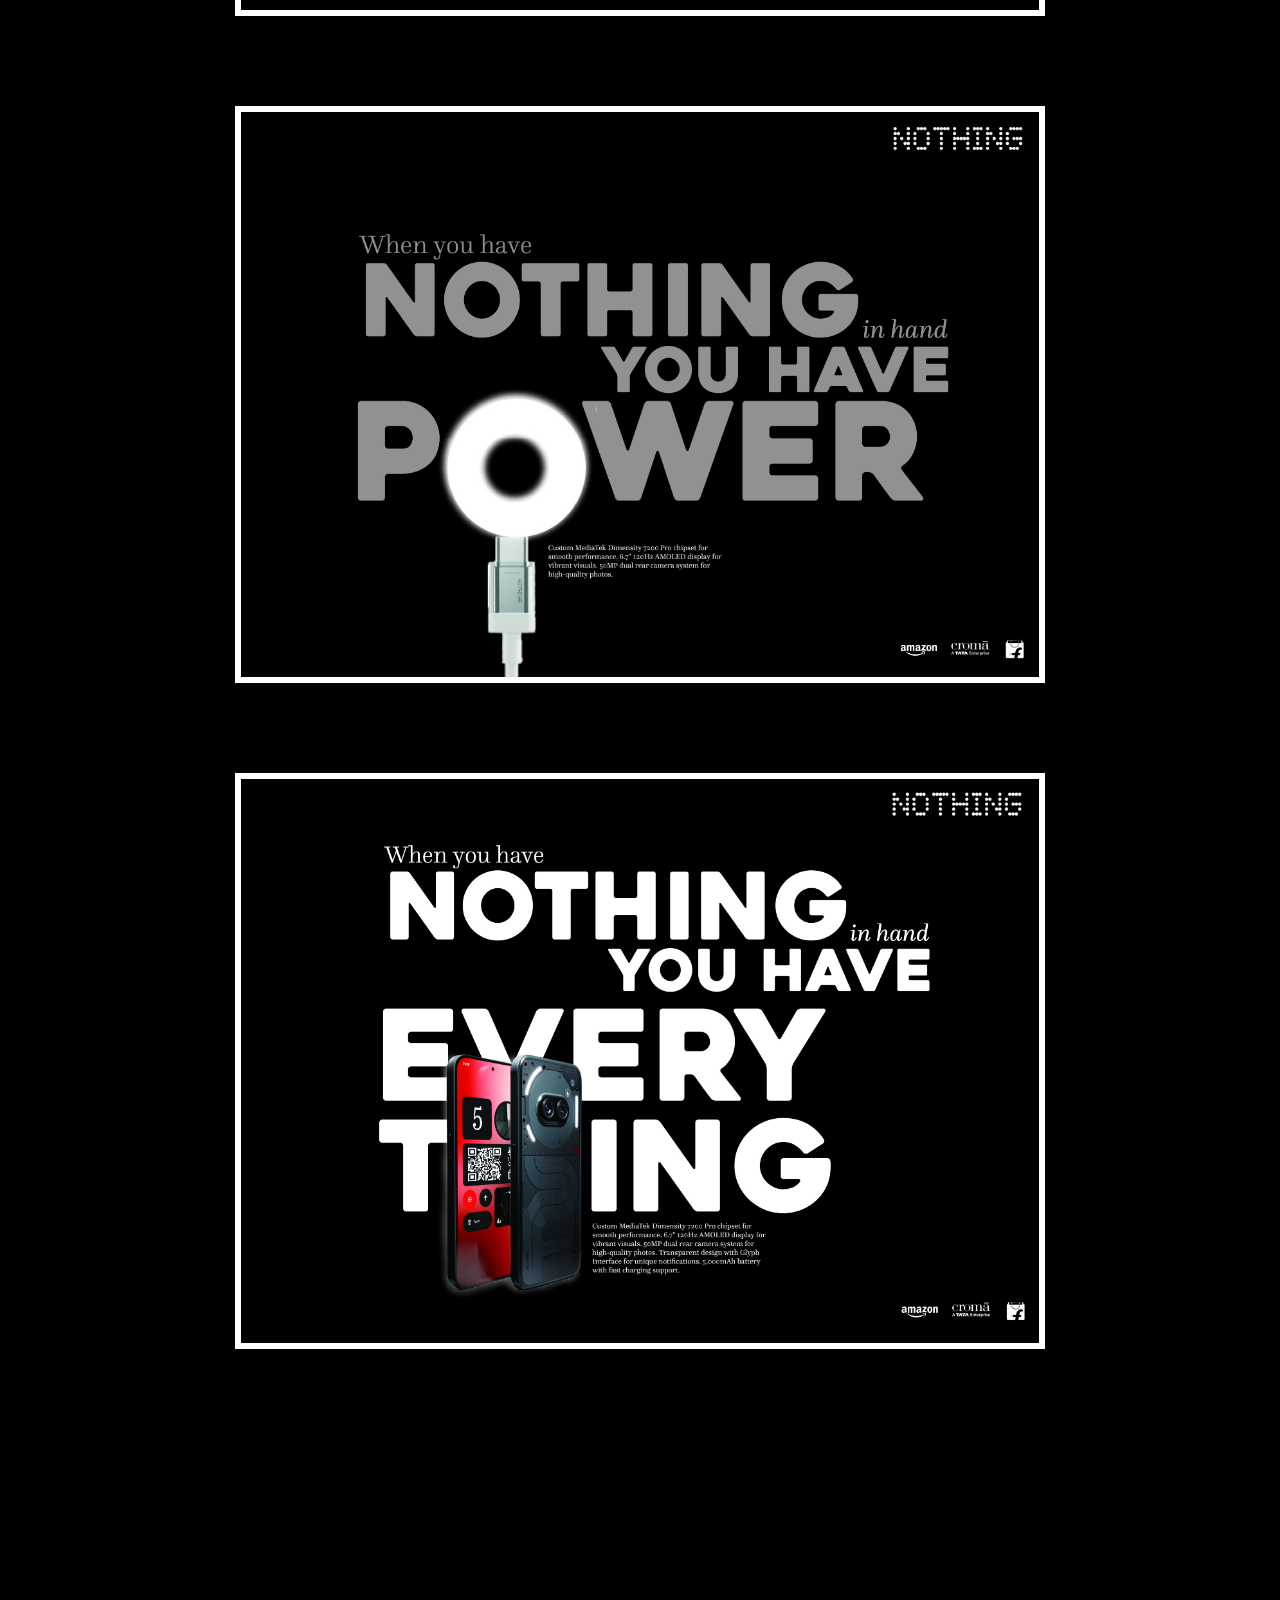
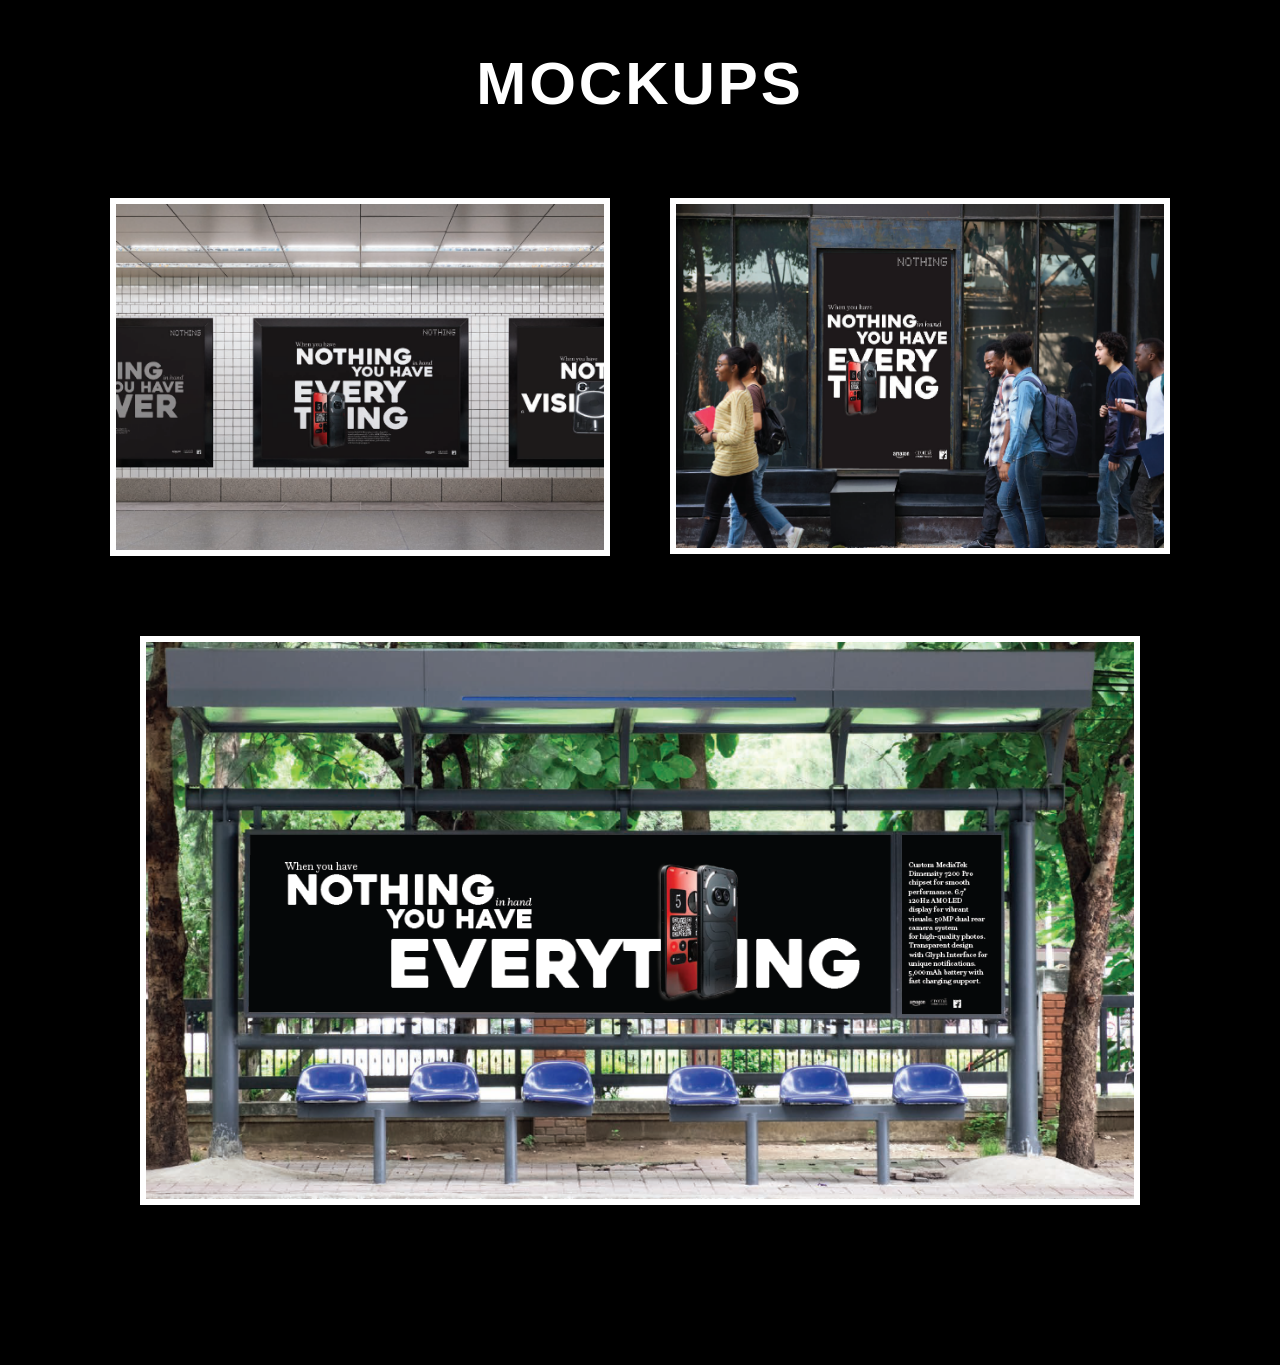
<file: campaign.html>
<!DOCTYPE html>
<html lang="en">

<head>

<meta charset="UTF-8">
<meta name="viewport" content="width=device-width, initial-scale=1.0">

<title>Campaign Design</title>

<link rel="stylesheet" href="campaign.css">

</head>


<body>


<section class="campaign-section">

<h1>CAMPAIGN DESIGN</h1>

<p>
The design process began by exploring the brand philosophy of the phone <b>“Nothing”,</b> 
which emphasizes minimalism and clarity in both form and experience. 
The campaign is built around the statement 
“When you have NOTHING in hand, you have EVERYTHING,” 
highlighting how simplicity can translate into power, possibility, and vision. 
Typography becomes the primary visual element, creating bold impact while the 
product integrates within the composition to reinforce the message. 
The restrained black-and-white palette reflects the brand’s minimal aesthetic 
while maintaining strong visual contrast and focus.
</p>


</section>  




<section class="campaign-posters">

<div class="poster">
<img src="campaign1.jpg" alt="Campaign Poster 1">
</div>

<div class="poster">
<img src="campaign2.jpg" alt="Campaign Poster 2">
</div>

<div class="poster">
<img src="campaign3.jpg" alt="Campaign Poster 3">
</div>

</section>



<section class="mockups-section">

<h2>MOCKUPS</h2>

<!-- TOP TWO MOCKUPS -->

<div class="mockups-row">

<div class="mockup">
<img src="nothing mockup 1.png" alt="Mockup 1">
</div>

<div class="mockup">
<img src="nothing mockup 2.png" alt="Mockup 2">
</div>

</div>


<!-- BOTTOM WIDE MOCKUP -->

<div class="mockup-large">
<img src="nothing mockup 3.png" alt="Mockup 3">
</div>

</section>


</section>




</section>

<script>
window.addEventListener("scroll", function () {

if ((window.innerHeight + window.scrollY) >= document.body.offsetHeight - 5) {

window.location.href = "index.html?scroll=projects";

}

});
</script>

</body>

</html>
</file>
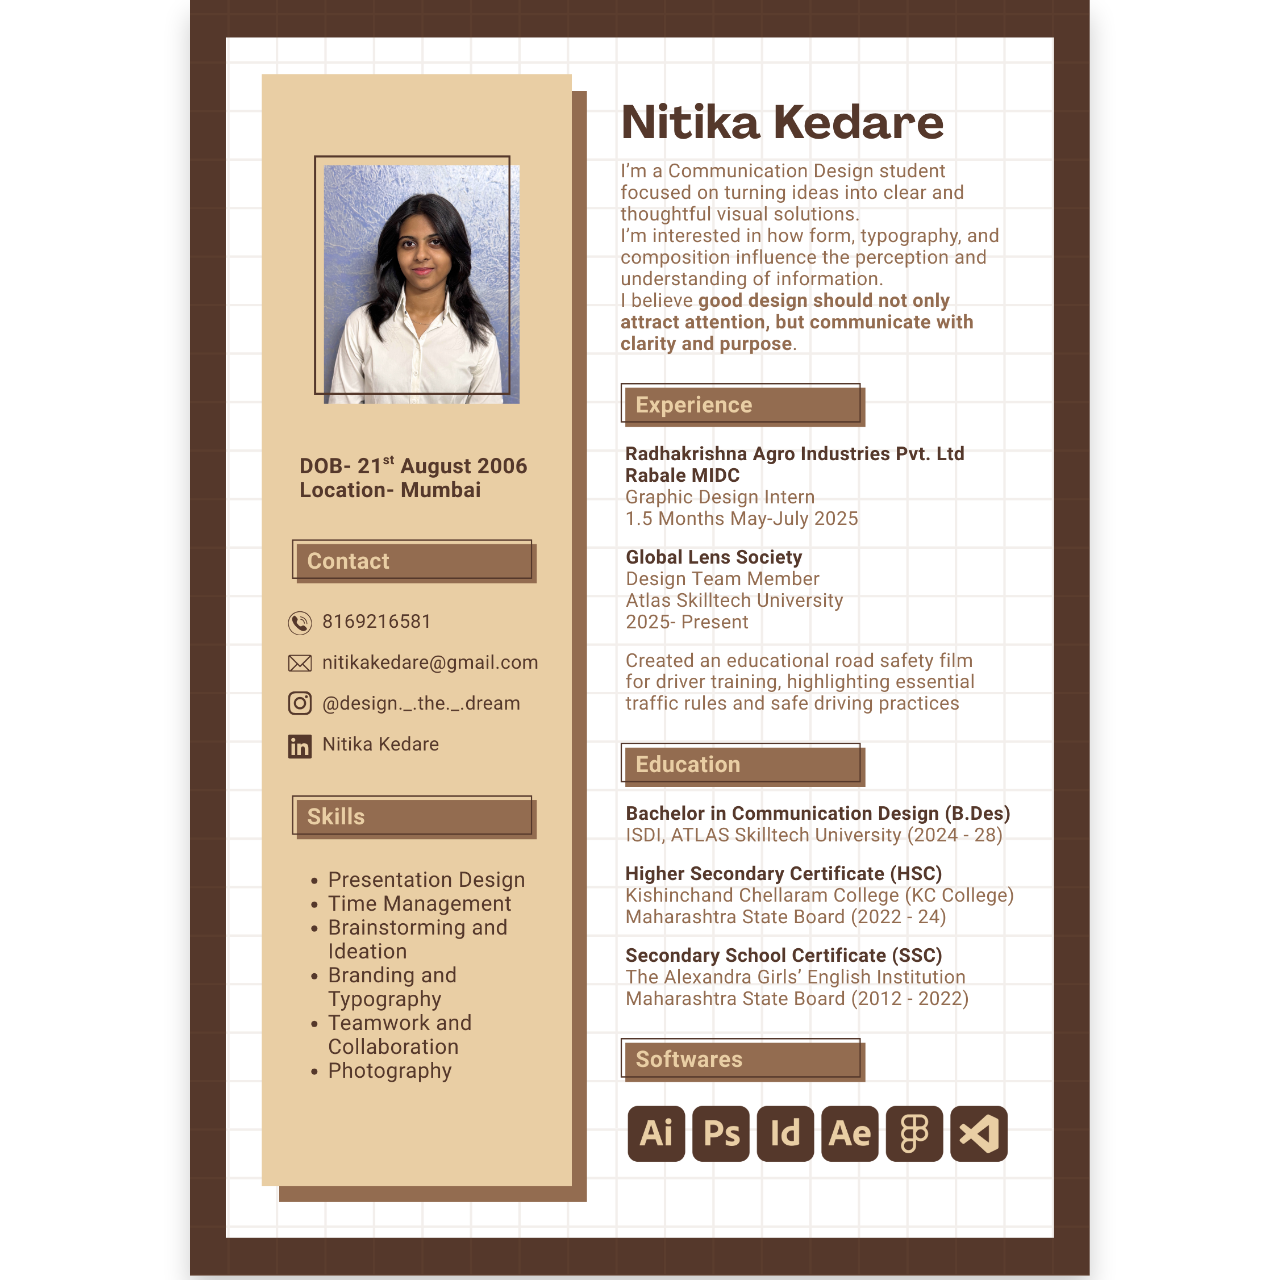
<file: cv.html>
<!doctype html>
<html lang="en">
  <head>
    <meta charset="UTF-8" />
    <title>Nitika Kedare_CV 2026</title>

    <style>
      body {
        margin: 0;
        background: #ffffff;
        display: flex;
        justify-content: center;
        align-items: center;
        min-height: 100vh;
      }

      .cv-container {
        max-width: 900px;
        width: 90%;
      }

      .cv-container img {
        width: 100%;
        box-shadow: 0 15px 25px rgba(0, 0, 0, 0.2);
      }
    </style>
  </head>

  <body>
    <div class="cv-container">
      <img src="Nitika Kedare_CV 2026.png" alt="Nitika CV" />
    </div>
  </body>
</html>
</file>
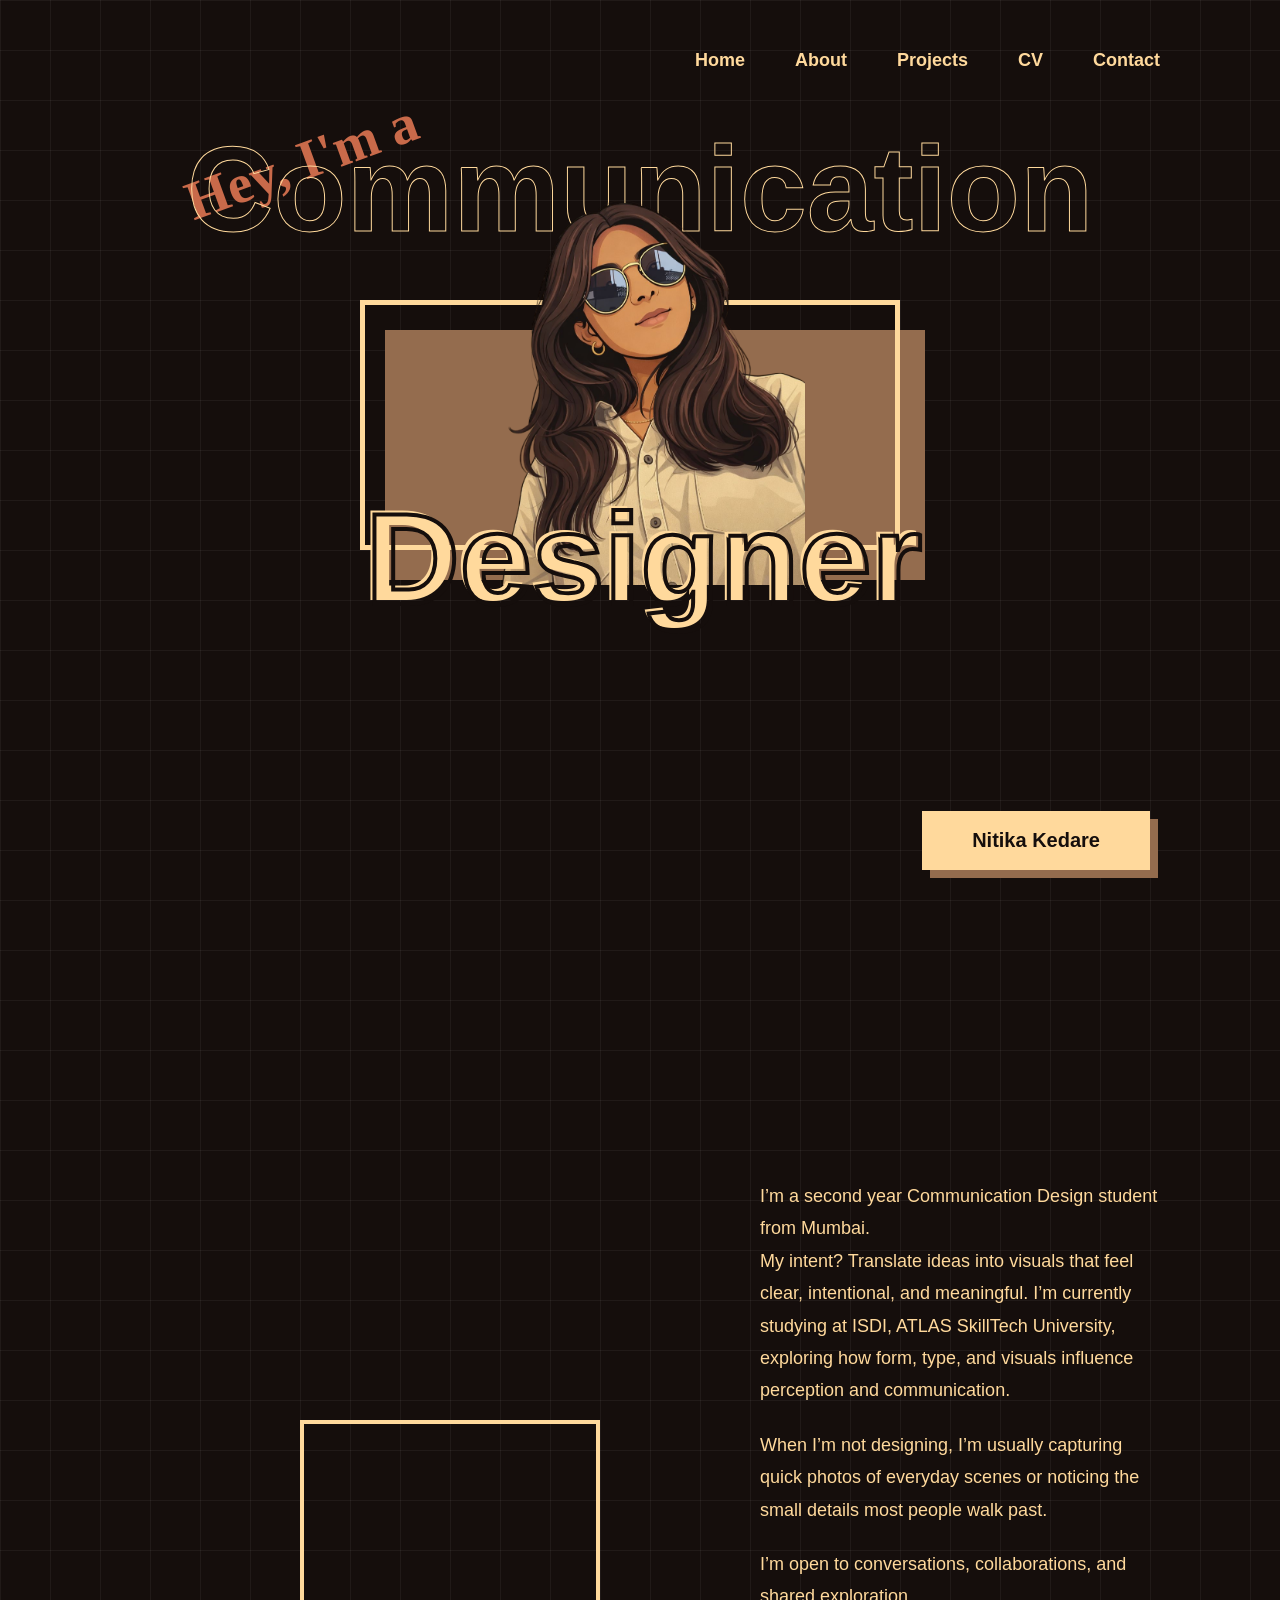
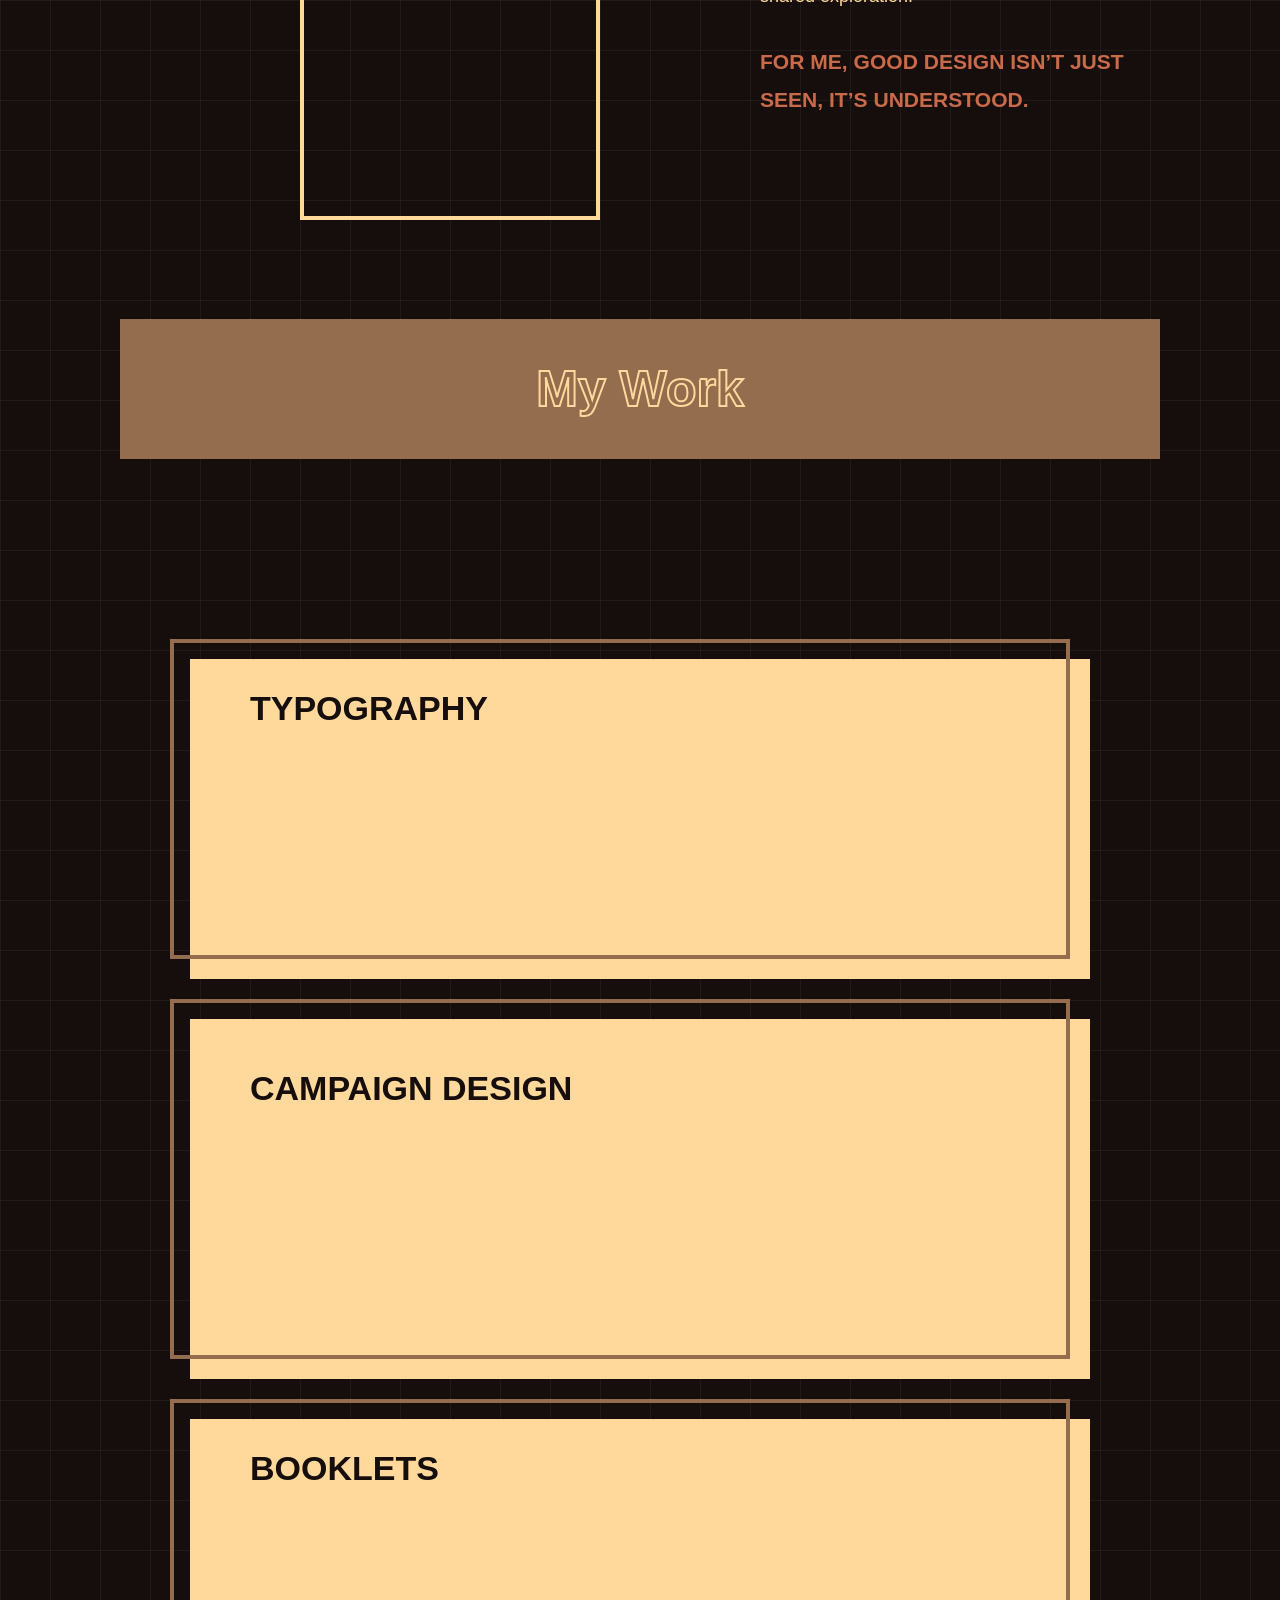
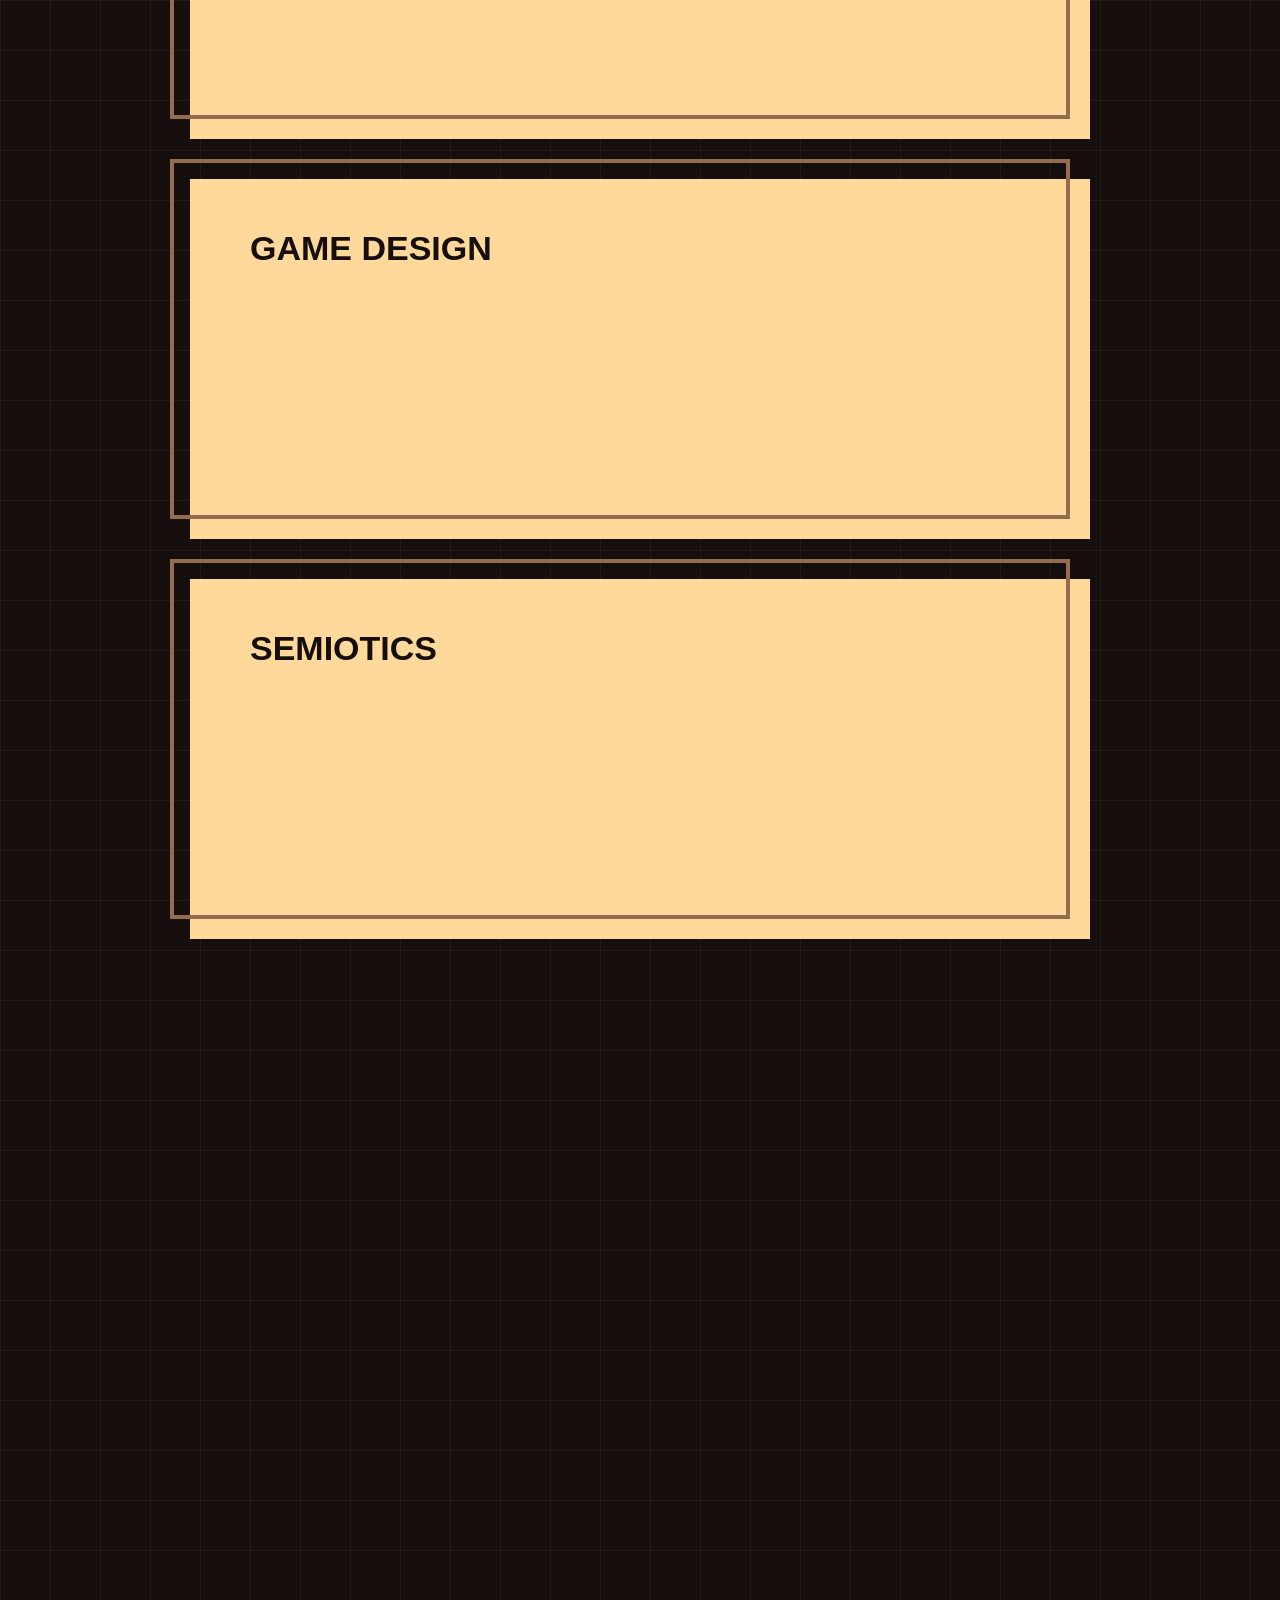
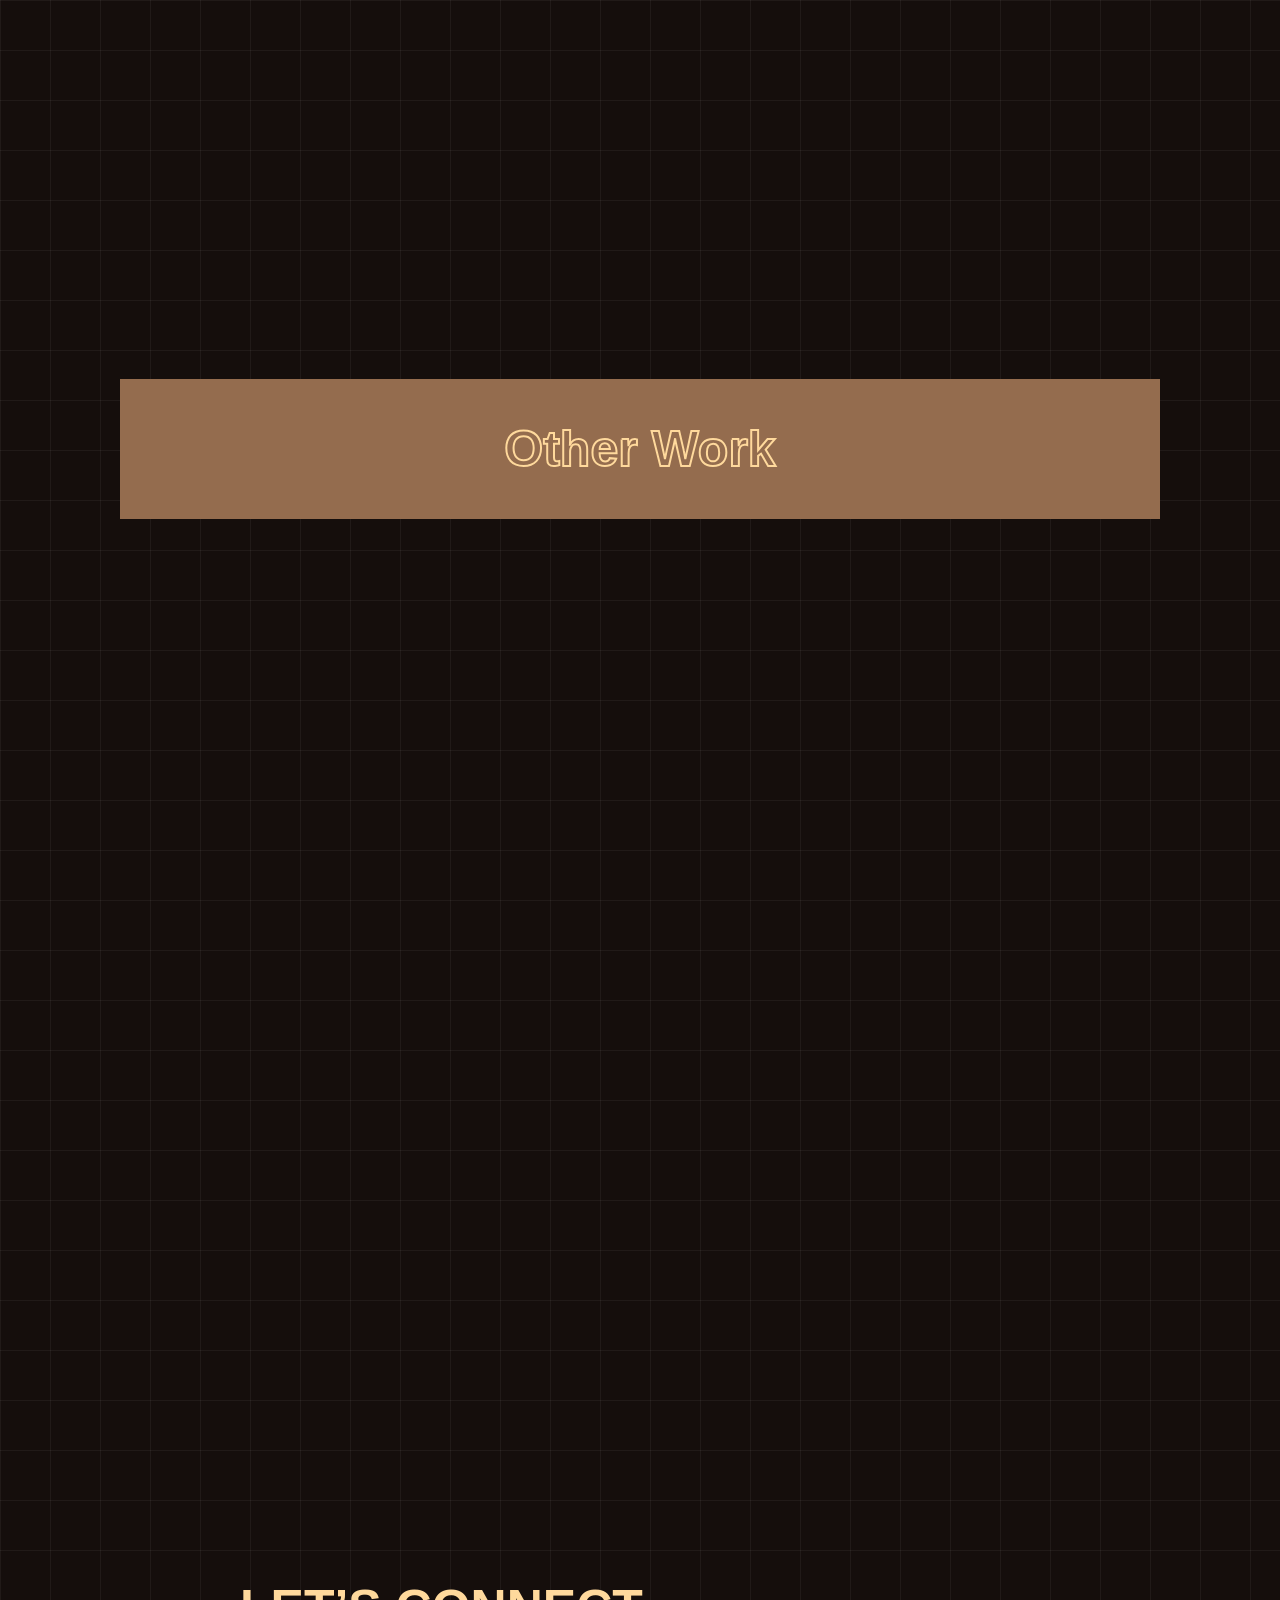
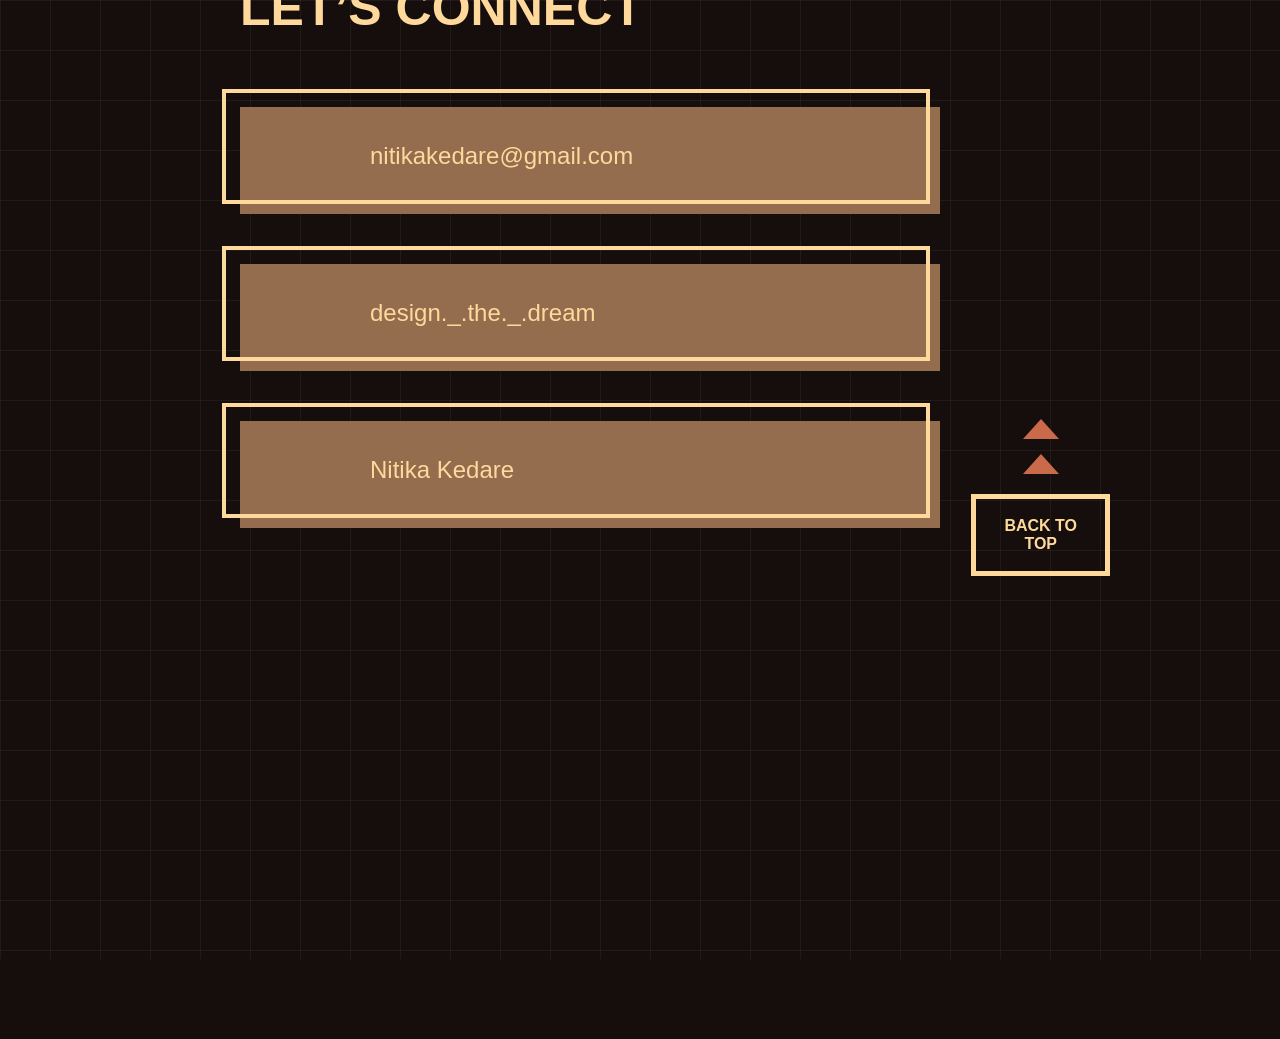
<file: game.html>
<!DOCTYPE html>
<html lang="en">

<head>
<meta charset="UTF-8">
<meta name="viewport" content="width=device-width, initial-scale=1.0">

<title>Card Game Design</title>

<link rel="stylesheet" href="game.css">

</head>

<body>

<section class="cardgame-page">

<!-- PAGE TITLE -->

<div class="page-title">
<h1>CARD GAME DESIGN</h1>
</div>


<!-- MAIN CONTENT -->

<div class="game-layout">


<!-- LEFT TEXT -->

<div class="game-text">

<h2 class="game-heading">
BAND BAJA<br>
BREAKDOWN
</h2>

<p class="assignment-brief">
<b>Assignment Brief:</b><br>
The assignment involved designing a tabletop game in groups of 5, focusing on
developing engaging gameplay mechanics and a clear rule system.
The game concept was required to be rooted in an Indian context,
encouraging themes or narratives inspired by Indian culture and social experiences.
</p>

</div>


<!-- RIGHT IMAGE -->

<div class="game-image">

<img src="card game 1.jpeg" alt="Band Baja Breakdown Game">

</div>


</div>



<!-- SECOND SECTION -->

<section class="game-process">


<!-- LEFT IMAGE -->

<div class="cards-photo">

<img src="card game 2.jpeg" alt="Card Design">

</div>



<!-- RIGHT TEXT -->

<div class="concept-text">

<p>
<b>Concept Ideation:</b><br>
During the ideation phase, we explored culturally familiar situations that could
translate into playful social interaction. This led us to the idea of turning
the dramatic and humorous process of arranged matchmaking into a competitive card game.
</p>

</div>



<!-- RIGHT IMAGE -->

<div class="manual-photo">

<img src="card game 3.jpeg" alt="Manual Design">

</div>



<!-- LABELS -->

<div class="card-label">

<img src="card arrow.PNG" class="arrow-left">

<p>Card Design</p>

</div>



<div class="manual-label">

<img src="card arrow.PNG" class="arrow-right">

<p>Manual Design</p>

</div>


</section>



<!-- GAME CONCEPT SECTION -->

<section class="game-concept-section">

<div class="game-concept-container">

<!-- LEFT TEXT -->

<div class="concept-left">

<h2 class="concept-title">
GAME<br>CONCEPT
</h2>

<p class="concept-paragraph">

Our game, <b>“Band Baaja Breakdown”</b>, is a card-based party game set in the lively world of desi arranged marriages. 

Players present themselves as potential matches using Fact and Perk cards, while strategically using Gossip cards to disrupt other players. 

One player takes on the role of the “Proposal,” awarding Roses across rounds based on the players’ cards and performances. 

After four rounds of negotiation, drama, and strategy, the player with the highest number of Roses and Proposal cards wins the game.

</p>

</div>


<!-- RIGHT IMAGE -->

<div class="concept-right">

<img src="card game 4.jpeg" alt="Game Concept">

</div>


</div>

</section>



<!-- GAME GALLERY -->

<section class="game-gallery">

<div class="gallery-container">

<div class="gallery-item">
<img src="card game 5.jpeg">
</div>

<div class="gallery-item">
<img src="card game 6.jpeg">
</div>

<div class="gallery-item">
<img src="card game 7.jpeg">
</div>

<div class="gallery-item">
<img src="card game 8.jpeg">
</div>

</div>

</section>


</section>




<!-- MOBILE GAME DESIGN SECTION -->

<section class="mobile-game-section">

<div class="mobile-container">

<div class="mobile-title">
<h1>MOBILE GAME DESIGN</h1>
</div>

<div class="mobile-layout">

<div class="mobile-ship">
<img src="space drift 1.PNG">
</div>

<div class="mobile-content">

<img src="space drift 2.png" class="mobile-logo">

<p class="mobile-text">
<b>Assignment Brief:</b><br>
The assignment involved designing and developing a simple mobile game using
basic game mechanics and introductory coding principles. The focus was on
ideating an arcade-style game and translating the concept into a playable
prototype with core interactive elements.
</p>

</div>

</div>

</div>

</section>





<section class="game-concept-mobile">

<div class="concept-mobile-container">

<!-- LEFT TEXT -->

<div class="concept-mobile-text">

<h2>GAME<br>CONCEPT:</h2>

<p>
For this project, I developed <b>"Space Drift"</b>, an arcade-style mobile game centered around navigating a drifting spacecraft through space.

Created my first game using the Unity game development platform, the project allowed me to explore basic game design and coding workflows. The visual direction uses a minimal cosmic environment with obstacles to create a fast-paced and engaging gameplay experience.

The game interface includes a start screen, restart functionality, and a score manager to track the player’s progress, reinforcing the classic arcade gameplay loop.
</p>

</div>


<!-- RIGHT IMAGES -->

<div class="concept-mobile-images">

<img src="space drift 3.jpeg">
<img src="space drift 4.jpeg">

</div>

</div>

</section>



<section class="process-section">

<div class="process-container">

<h2 class="process-title">PROCESS WORK:</h2>

<div class="process-layout">

<img src="space drift 5.jpeg" class="process-img1">

<img src="space drift 6.jpeg" class="process-img2">

<img src="space drift 7.png" class="process-img3">

</div>
</div>

</div>

</section>






<section class="gameplay-section">

<div class="gameplay-row">

<img src="space drift 8.jpeg" class="game-media">

<video class="game-media" autoplay muted loop playsinline>
<source src="space drift 9.mp4" type="video/mp4">
</video>

<video class="game-media" autoplay muted loop playsinline>
<source src="space drift 10.mp4" type="video/mp4">
</video>

<img src="space drift 11.jpeg" class="game-media">

</div>

</section>


</section>



<script>
window.addEventListener("scroll", function () {

if ((window.innerHeight + window.scrollY) >= document.body.offsetHeight - 5) {

window.location.href = "index.html?scroll=projects";

}

});
</script>

</body>
</html>
</file>
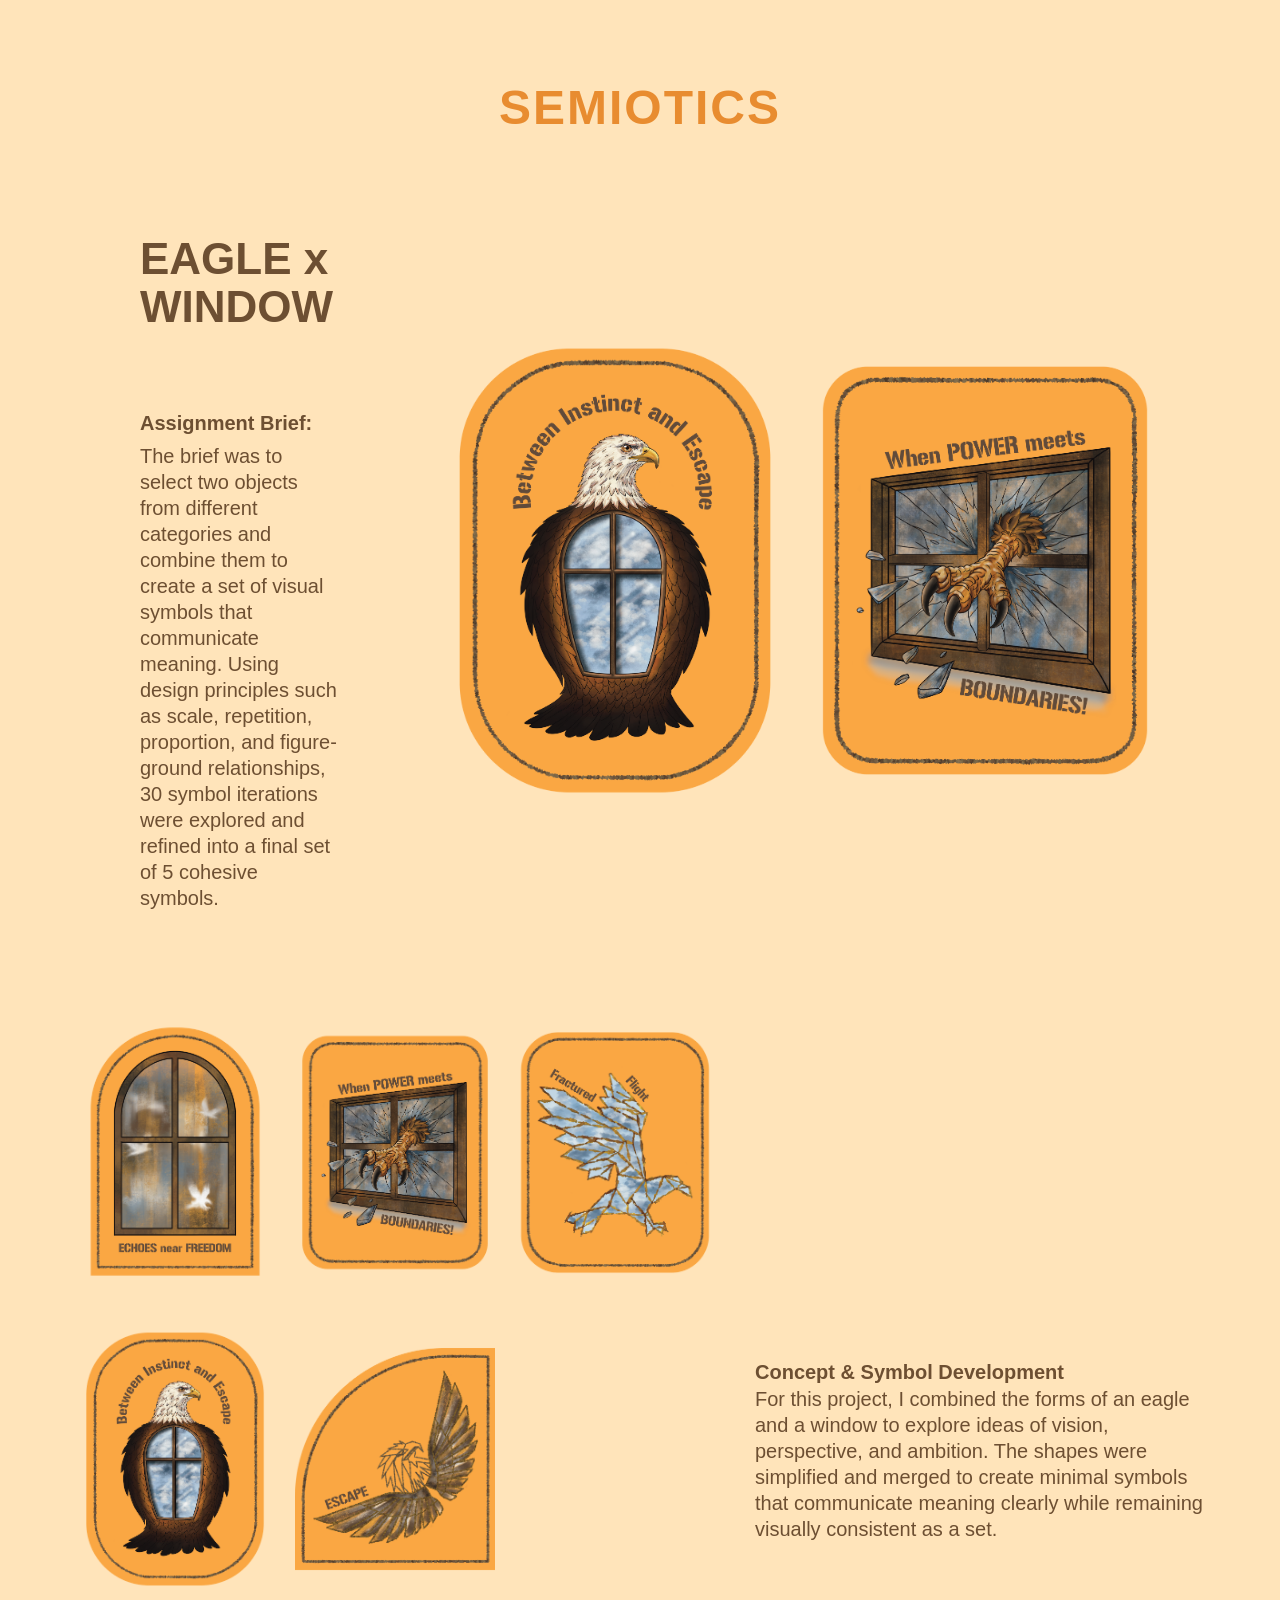
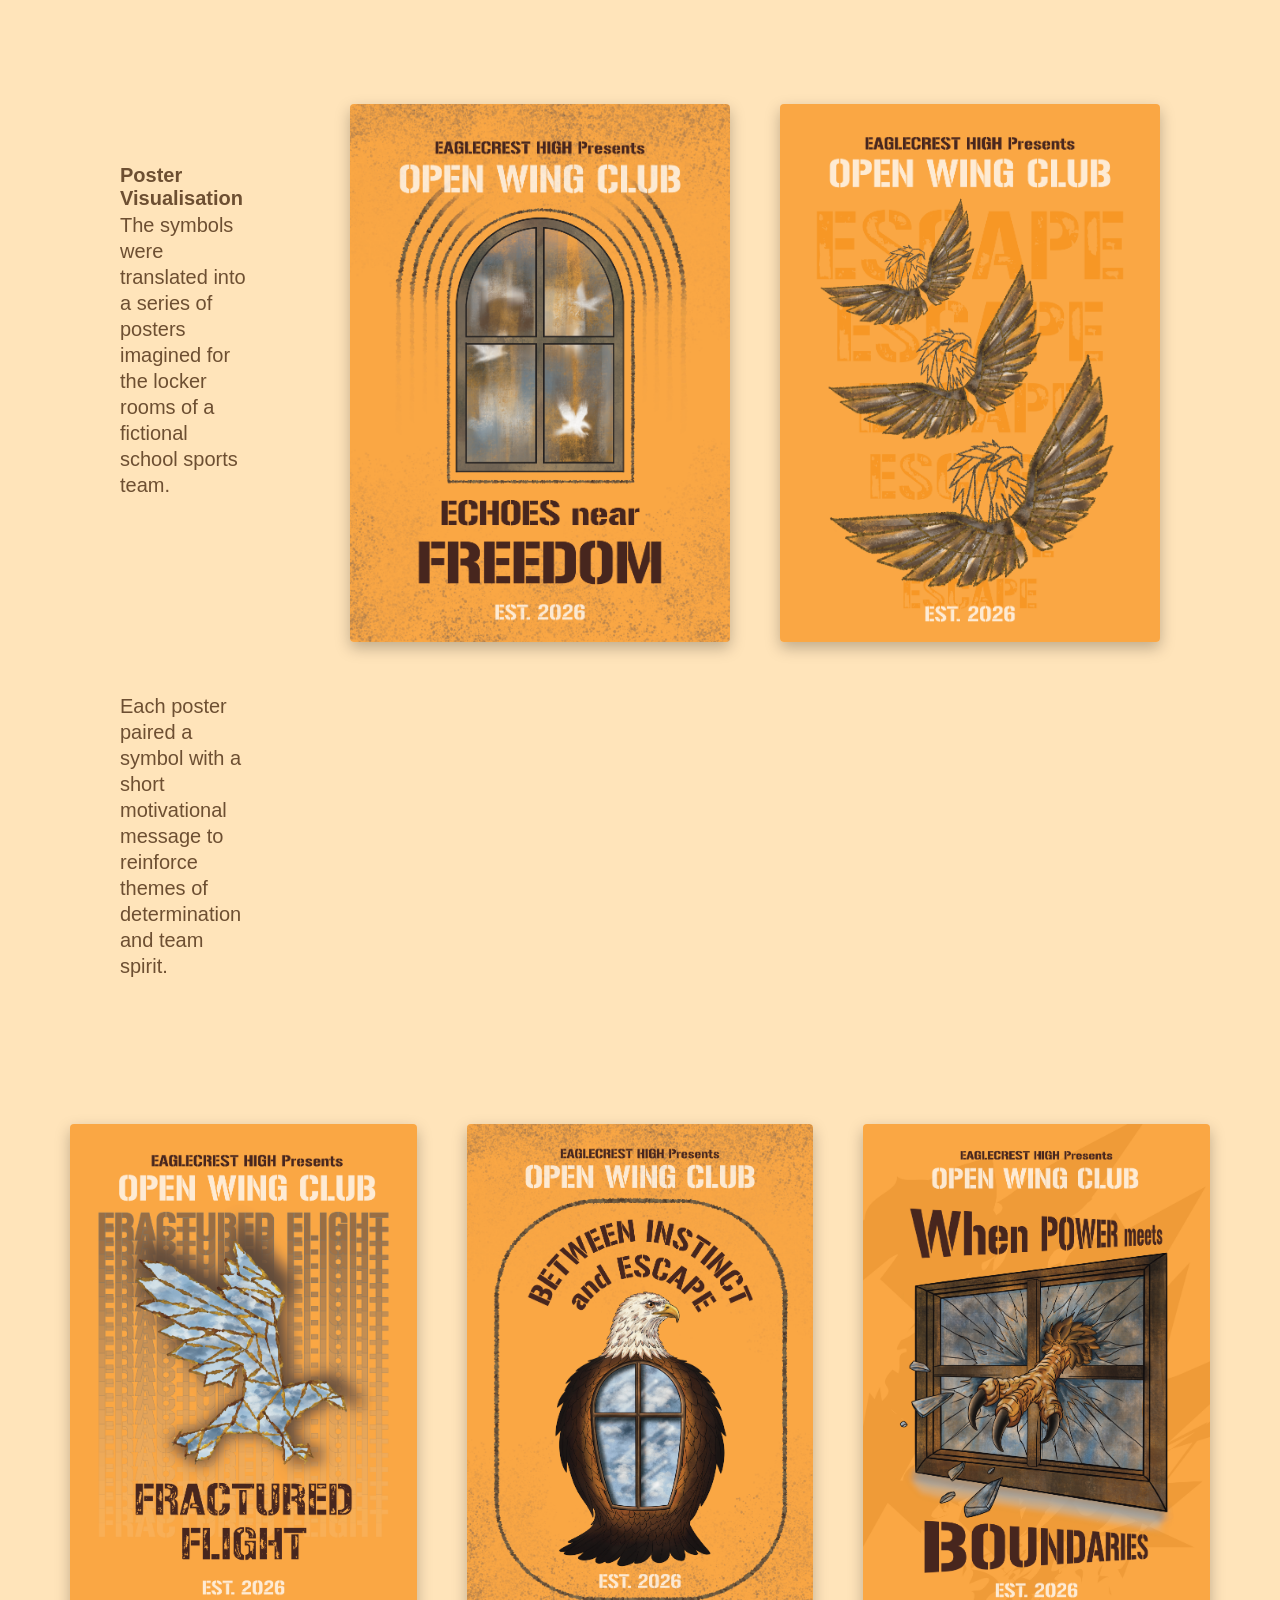
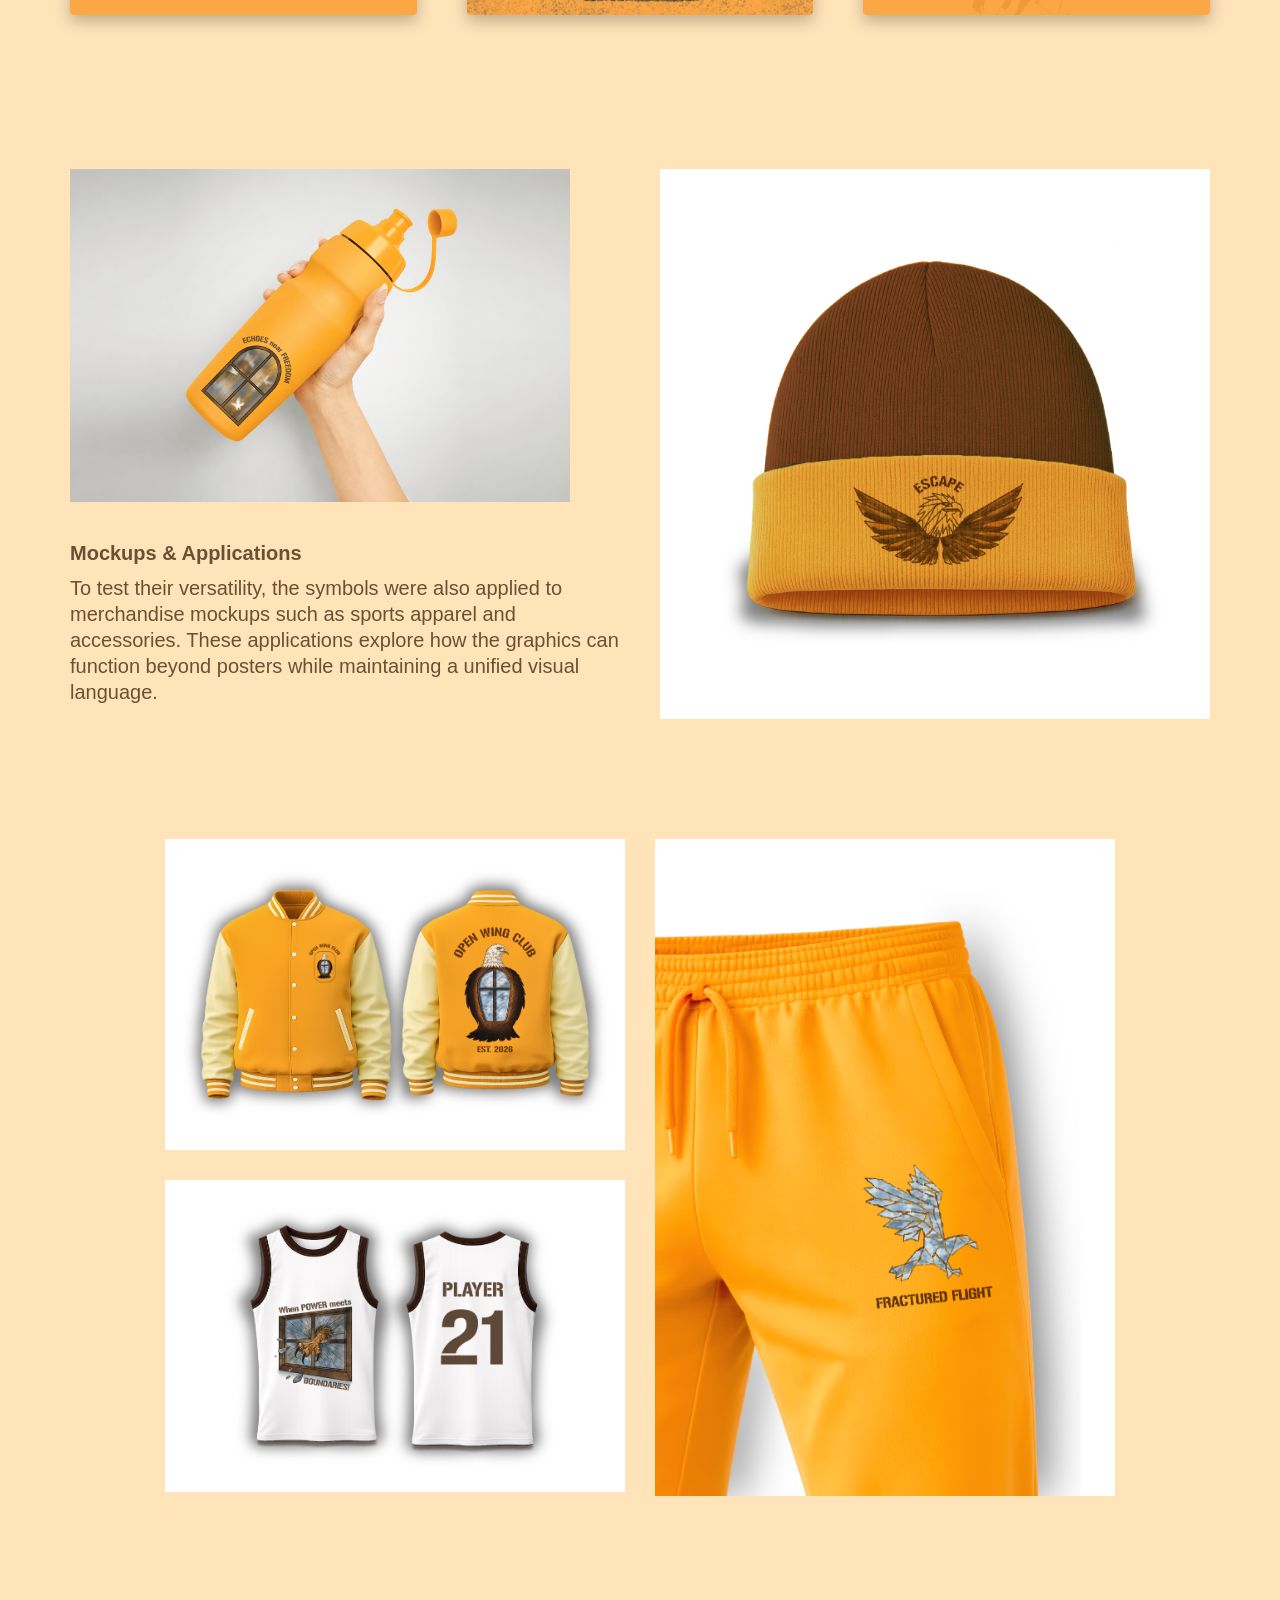
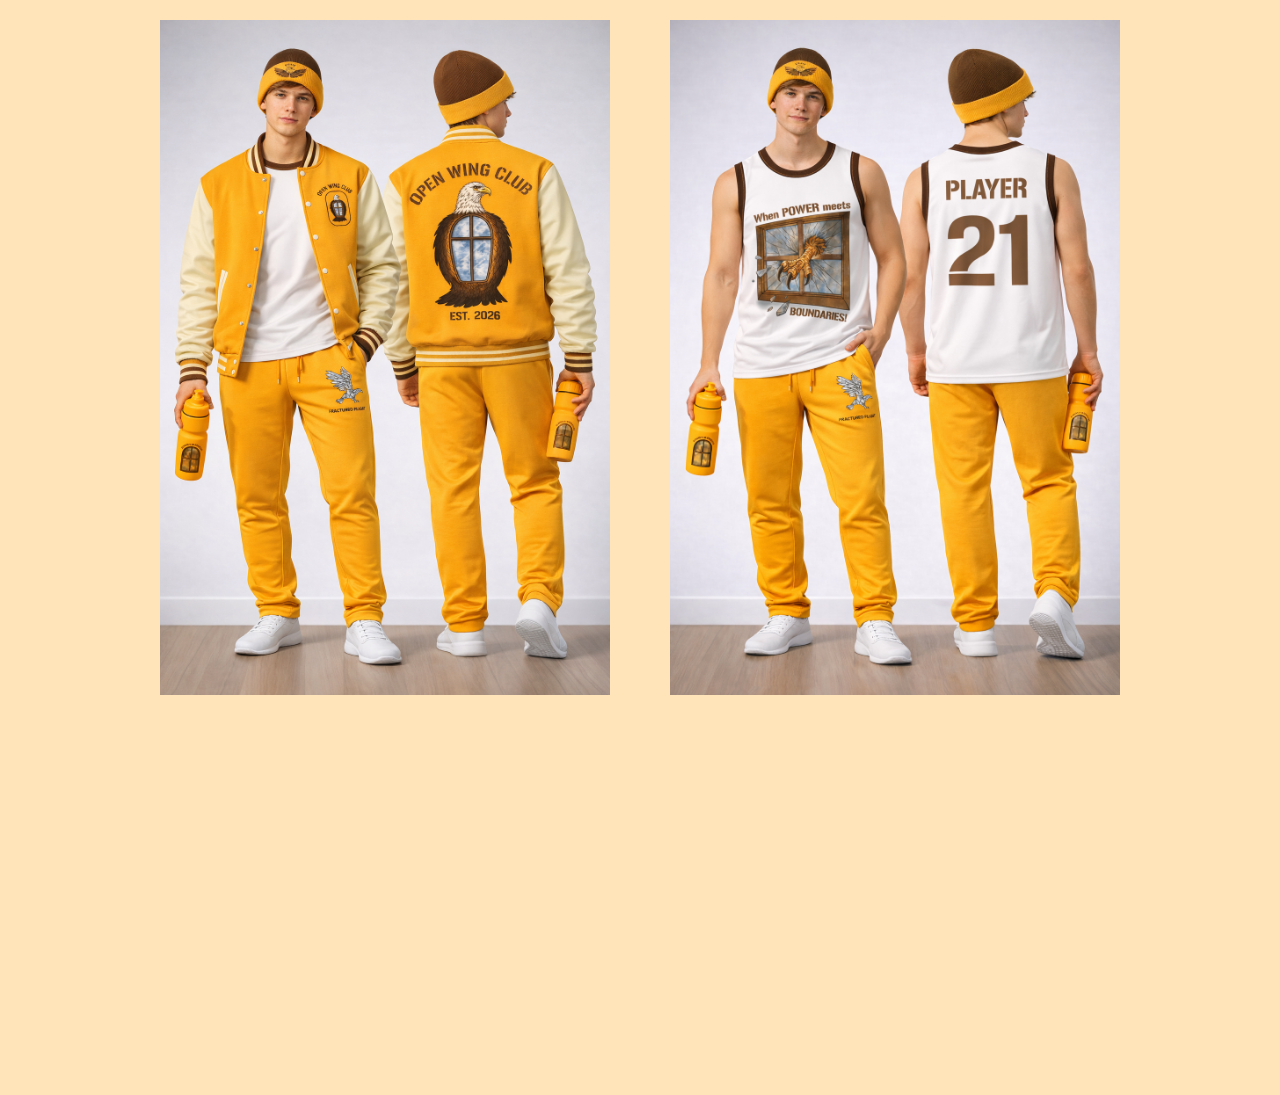
<file: semiotics.html>
<!doctype html>
<html lang="en">
  <head>
    <meta charset="UTF-8" />
    <meta name="viewport" content="width=device-width, initial-scale=1.0" />
    <title>Semiotics Project</title>
    <link rel="stylesheet" href="semiotics.css" />
  </head>

  <body>
    <section class="semiotics-page">
      <h1 class="main-title">SEMIOTICS</h1>

      <div class="content-wrapper">
        <!-- LEFT TEXT -->

        <div class="project-text">
          <h2>
            EAGLE x <br />
            WINDOW
          </h2>

          <p class="brief-title">Assignment Brief:</p>

          <p class="brief">
            The brief was to select two objects from different categories and
            combine them to create a set of visual symbols that communicate
            meaning. Using design principles such as scale, repetition,
            proportion, and figure-ground relationships, 30 symbol iterations
            were explored and refined into a final set of 5 cohesive symbols.
          </p>
        </div>

        <!-- RIGHT IMAGES -->

        <div class="symbol-section">
          <div class="symbol-card">
            <img src="semiotics 1,6.png" alt="symbol 1" />
          </div>

          <div class="symbol-card">
            <img src="semiotics 2,4.png" alt="symbol 2" />
          </div>
        </div>
      </div>

      <section class="concept-section">
        <div class="concept-container">
          <div class="symbol-grid">
            <div class="card">
              <img src="semiotics 3.png" />
            </div>

            <div class="card">
              <img src="semiotics 2,4.png" />
            </div>

            <div class="card">
              <img src="semiotics 5.png" />
            </div>

            <div class="card">
              <img src="semiotics 1,6.png" />
            </div>

            <div class="card">
              <img src="semiotics 7.png" />
            </div>
          </div>

          <div class="concept-text">
            <h2>Concept & Symbol Development</h2>

            <p>
              For this project, I combined the forms of an eagle and a window to
              explore ideas of vision, perspective, and ambition. The shapes
              were simplified and merged to create minimal symbols that
              communicate meaning clearly while remaining visually consistent as
              a set.
            </p>
          </div>
        </div>
      </section>

      <section class="poster-section">
        <div class="poster-container">
          <div class="poster-text">
            <h3>Poster Visualisation</h3>

            <p>
              The symbols were translated into a series of posters imagined for
              the locker rooms of a fictional school sports team.
            </p>
            <br /><br /><br /><br /><br /><br /><br /><br /><br /><br />

            <p>
              Each poster paired a symbol with a short motivational message to
              reinforce themes of determination and team spirit.
            </p>
          </div>

          <div class="poster-gallery">
            <div class="poster">
              <img src="semiotics 8.png" />
            </div>

            <div class="poster">
              <img src="semiotics 9.png" />
            </div>
          </div>
        </div>
      </section>

      <section class="poster-row">
        <div class="poster-row-container">
          <div class="poster-item">
            <img src="semiotics 10.png" alt="Poster 1" />
          </div>

          <div class="poster-item">
            <img src="semiotics 11.png" alt="Poster 2" />
          </div>

          <div class="poster-item">
            <img src="semiotics 12.png" alt="Poster 3" />
          </div>
        </div>
      </section>

      <section class="mockup-section">
        <div class="mockup-container">
          <!-- LEFT SIDE -->
          <div class="mockup-left">
            <img src="semiotics 13.png" alt="Bottle Mockup" />

            <div class="mockup-text">
              <h3>Mockups & Applications</h3>

              <p>
                To test their versatility, the symbols were also applied to
                merchandise mockups such as sports apparel and accessories.
                These applications explore how the graphics can function beyond
                posters while maintaining a unified visual language.
              </p>
            </div>
          </div>

          <!-- RIGHT SIDE -->

          <div class="mockup-right">
            <img src="semiotics 14.png" alt="Cap Mockup" />
          </div>
        </div>
      </section>

      <section class="mockup-section">
        <div class="mockup-container">
          <div class="mockup-grid">
            <div class="left-images">
              <img src="semiotics 15.png" alt="Jacket Mockup" />
              <img src="semiotics 17.png" alt="Tank Top Mockup" />
            </div>

            <div class="right-image">
              <img src="semiotics 16.png" alt="Pants Mockup" />
            </div>
          </div>
        </div>
      </section>

      <section class="final-mockups">
        <div class="final-container">
          <div class="mockup">
            <img src="semiotics 18.png" alt="Jacket Outfit Mockup" />
          </div>

          <div class="mockup">
            <img src="semiotics 19.png" alt="Tank Top Outfit Mockup" />
          </div>
        </div>
      </section>
    </section>

    <script>
      window.addEventListener("scroll", function () {
        if (
          window.innerHeight + window.scrollY >=
          document.body.offsetHeight - 5
        ) {
          window.location.href = "index.html?scroll=projects";
        }
      });
    </script>
  </body>
</html>
</file>
<file: style.css>
* {
  margin: 0;
  padding: 0;
  box-sizing: border-box;
  font-family: "Poppins", sans-serif;
  scroll-behavior: smooth;
}

/* CUSTOM CURSORS */

body{
cursor: url("arrrow cursor reduced.png"), auto;
}

/* clickable elements */

a,
button,
.project-card,
.project-card *,
.contact-link,
.contact-link *,
.contact-card,
.contact-card *{
cursor: url("hand cursor reduced.png"), pointer;
}

body {
  min-height: 100vh;

  background: #150e0c;

  background-image:
    linear-gradient(rgba(255, 255, 255, 0.05) 1px, transparent 1px),
    linear-gradient(90deg, rgba(255, 255, 255, 0.05) 1px, transparent 1px);

  background-size: 50px 50px;

  color: #ffd99c;
}

/* NAVBAR */

.navbar {
  position: fixed;
  top: 50px;
  right: 120px;
  z-index: 20;
}

.navbar ul {
  display: flex;
  gap: 50px;
  list-style: none;
  font-weight: 600;
  font-size: 18px;
}

/* FIXED LINK STYLES */

.navbar a {
  color: #ffd99c;
  text-decoration: none;
  transition: 0.3s;
}

.navbar a:hover {
  color: #c96a4a;
}

/* HERO */

.hero {
  position: relative;
  min-height: 120vh;
  margin-top: -80px;
}


/* HEY TEXT */

.hey {
  position: absolute;
  top: 210px;
  left: 180px;

  font-family: "Great Vibes", cursive;
  font-size: 55px;
  color: #c96a4a;

  transform: rotate(-20deg);
}

/* COMMUNICATION */

.communication {
  position: absolute;
  top: 200px;

  left: 50%;
  transform: translateX(-50%);

  font-size: 120px;
  font-weight: 700;

  color: transparent;
  -webkit-text-stroke: 1px #ffd99c;

  z-index: 1;
}

.communication:hover {
  color: #946c4e;
}

/* IMAGE STACK */

.image-stack {
  position: absolute;

  left: 50%;
  top: 330px;

  transform: translateX(-50%);

  z-index: 5;
}

/* BROWN BOX */

.bg-box {
  position: absolute;

  width: 540px;
  height: 250px;

  background: #946c4e;

  top: 80px;
  left: -90px;

  z-index: 1;
}

/* FRAME */

.frame {
  position: absolute;

  width: 540px;
  height: 250px;

  border: 5px solid #ffd99c;

  top: 50px;
  left: -115px;

  z-index: 2;
}

/* IMAGE */

.hero-img {
  position: relative;

  width: 330px;

  top: -160px;

  z-index: 6;
}

/* DESIGNER */

.designer {
  position: absolute;

  top: 560px;

  left: 50%;
  transform: translateX(-50%);

  font-size: 130px;
  font-weight: 900;

  color: #ffd99c;

  z-index: 10;
}

/* STROKE */

.designer::before {
  content: "Designer";
  position: absolute;

  left: 4px;
  top: 4px;

  color: transparent;
  -webkit-text-stroke: 4px #150e0c;

  z-index: 1;
}

/* NAME CARD */

.name-card {
  position: absolute;

  right: 130px;
  bottom: 130px;

  background: #ffd99c;
  color: #150e0c;

  padding: 18px 50px;

  font-size: 20px;
  font-weight: 600;

  box-shadow: 8px 8px 0 #946c4e;

  transition: transform 0.3s ease;
}

/* hover zoom */

.name-card:hover {
  transform: scale(1.1);
}

/* ARROW */

.arrow {
  position: absolute;

  right: 210px;
  bottom: 200px;

  z-index: 15;
}

.arrow img {
  width: 80px;
  height: auto;
}

/* ABOUT SECTION */

.about {
  padding: 180px 120px;
  min-height: 100vh;
}

/* layout */

.about-container {
  display: flex;
  align-items: center;
  gap: 220px;
}

/* IMAGE AREA */

.about-image {
  position: relative;
}

/* rotating graphic */

.rotate-bg {
  position: absolute;

  width: 300px;

  top: -145px;
  left: 50px;

  z-index: 5;

  animation: rotateCircle 25s linear infinite;
}

.rotate-bg:hover {
  animation-duration: 3s;
}

/* frame */

.about-frame {
  position: absolute;

  width: 300px;
  height: 400px;

  border: 4px solid #ffd99c;

  left: 180px;
  top: -20px;

  z-index: 0;
}

/* actual photo */

.about-photo {
  width: 300px;

  position: relative;

  left: 200px;

  z-index: 3;
}

/* TEXT */

.about-text {
  max-width: 550px;
  font-size: 18px;
  line-height: 1.8;

  margin-left: 120px;
}

.about-text p {
  margin-bottom: 22px;
}

.about-text h3 {
  margin-top: 30px;
  color: #c96a4a;
  font-weight: 600;
}

.logo-marquee {
  width: 100%;
  overflow: hidden;

  margin-top: 80px;
}

.logo-track {
  display: flex;

  gap: 80px;

  width: max-content;

  animation: scrollLogos 18s linear infinite;
}

.logo-track img {
  width: 50px;
  transition: 0.2s ease;
}

/* scrolling animation */

@keyframes scrollLogos {
  0% {
    transform: translateX(0);
  }

  100% {
    transform: translateX(-50%);
  }
}

/* rotating circle animation */

@keyframes rotateCircle {
  0% {
    transform: rotate(0deg);
  }

  100% {
    transform: rotate(360deg);
  }
}





/* ================= PROJECTS SECTION ================= */

.projects {
  padding: 120px 0;
}

.project-link{
text-decoration:none;
color:inherit;
display:block;
}

/* header */

.projects-header {
  background: #946c4e;
  height: 140px;

  display: flex;
  align-items: center;
  justify-content: center;

  position: relative;
  margin-bottom: 120px;
}

.projects-header h2 {
  font-size: 50px;
  color: transparent;
  -webkit-text-stroke: 2px #ffd99c;
}

.projects-arrow {
  position: absolute;
  right: 37%;
  width: 60px;
}

/* STACK CONTAINER */

.projects-stack {
  position: relative;
  width: 900px;
  margin: 200px auto 0;
  height: 2800px;
}

/* PROJECT CARD */

.project-card {
  position: sticky;
  top: 120px;

  width: 900px;
  min-height: 320px;

  background: #ffd99c;

  padding: 20px 40px 40px 60px;

  margin-bottom: 40px;

  transition:
    transform 0.35s ease,
    box-shadow 0.35s ease;

  transform-style: preserve-3d;
}

.project-card:hover {
  transform: rotate(5deg) scale(1.02);

  box-shadow: 0 25px 60px rgba(0, 0, 0, 0.35);

  z-index: 10;

  cursor: pointer;
}

/* frame */

.project-frame {
  position: absolute;

  width: 100%;
  height: 100%;

  border: 4px solid #946c4e;

  left: -20px;
  top: -20px;

  z-index: 1;
}

/* content layout */

.project-content {
  display: flex;
  align-items: center;
  justify-content: space-between;

  position: relative;
  z-index: 2;
}

/* text */

.project-text h3 {
  font-size: 34px;
  margin-bottom: 200px;
  color: #150e0c;
}








/* image container */

.project-image {
  width: 280px;
  height: 300px;

  background: transparent;
}






/* first tile – two image layout */

.project-card:nth-child(1) .project-image{
display:flex;
gap:10px;
align-items:center;
justify-content:space-between;

width:360px;
height:260px;
margin-right:50px;
}

/* individual images */

.project-card:nth-child(1) .project-image img{
width:190px;
height:auto;
padding:0;
}






/* image */

.project-image img {
  width: 250px;
  height: auto;

  background: transparent;
  padding: 1px 15px 50px 10px;

  display: block;
}


/* second tile image size */

.project-card:nth-child(2) .project-image img{
width:450px;
height:auto;
margin-left:-160px;
margin-top:-2px;
}

/* third tile image size */

.project-card:nth-child(3) .project-image{
display:flex;
gap:10px;
align-items:center;
justify-content:space-between;

width:390px;
height:260px;
margin-right:95px;
}

.project-card:nth-child(3) .project-image img{
width:230px;
height:auto;
padding:0;
}


/* fourth tile image size */

.project-card:nth-child(4) .project-image img{
width:400px;
height:auto;
margin-left:-130px;
margin-top:-2px;
}

/* fifth tile image size */

.project-card:nth-child(5) .project-image img{
width:500px;
height:auto;
margin-left:-210px;
margin-top:-10px;
}





/* stacking order */

.project-card:nth-child(1) {
  top: 100px;
  z-index: 1;
}

.project-card:nth-child(2) {
  top: 200px;
  z-index: 2;
}

.project-card:nth-child(3) {
  top: 300px;
  z-index: 3;
}

.project-card:nth-child(4) {
  top: 400px;
  z-index: 4;
}

.project-card:nth-child(5) {
  top: 500px;
  z-index: 5;
}

/* ===== OTHER WORK ARROW ===== */

.other-arrow {
  right: 435px;
}

/* ===== GALLERY SECTION ===== */

.image-marquee {
  width: 100%;
  overflow: hidden;
  margin-top: 20px;
  position: relative;
}

/* ===== SCROLLING TRACK ===== */

.image-track {
  display: flex;
  gap: 20px;
  width: max-content;

  animation: scrollImages 40s linear infinite;

  align-items: center;
}

/* middle row opposite direction */

.image-track.reverse {
  animation-direction: reverse;
}

/* ===== IMAGE CARD (default squares) ===== */

.image-card {
  width: 220px;
  height: 220px;

  flex-shrink: 0;

  position: relative;

  transition: transform 0.35s ease;
}

/* ===== IMAGE ===== */

.image-card img {
  width: 100%;
  height: 100%;
  object-fit: cover;
  display: block;
}

/* ===== SECOND ROW RECTANGLES ONLY ===== */

.second-row .image-card {
  height: 360px;
  width: 220px;
}

.second-row .image-card img {
  object-fit: contain;
}

/* ===== HOVER EFFECT ===== */

.image-card:hover {
  transform: scale(1.5);
  z-index: 999;
}

/* allow hover image to escape container */

.image-marquee:hover {
  overflow: visible;
}

/* ===== SCROLL ANIMATION ===== */

@keyframes scrollImages {
  0% {
    transform: translateX(0);
  }

  100% {
    transform: translateX(-50%);
  }
}




/* ================= CONTACT SECTION ================= */

.contact{
padding:100px 120px;
min-height:100vh;
position:relative;
}

/* title */

.contact-title{
font-size:50px;
font-weight:800;
margin-bottom:70px;
}

.contact-title-wrapper{
position:relative;
display:inline-block;
}




/* star behind text */

.contact-star{
position:absolute;

width:220px;

top:-85px;
left:-100px;

z-index:0;

animation:rotateCircle 25s linear infinite;

opacity:0.9;
}

/* keep text above the star */

.contact-title{
position:relative;
z-index:2;
}

.contact-title-wrapper:hover .contact-star{
animation-duration:5s;
}




/* == container == */

.contact-container{
display:flex;
flex-direction:column;
gap:50px;
max-width:500px;
}

/* card */

.contact-card{

display:flex;
align-items:center;

background:#946c4e;

padding:28px 50px;

position:relative;

width:700px;

z-index:1;
}

.contact-card::before{

content:"";

position:absolute;

top:-18px;   /* frame moves up */
left:-18px;  /* frame moves left */

width:100%;
height:100%;

border:4px solid #ffd99c;

pointer-events:none;
}


/* icon square */

.contact-icon{
font-size:45px;
color:#150e0c;

margin-right:30px;
margin-bottom: 6px ;
min-width:40px;

display:flex;
align-items:center;
}

/* text */

.contact-card p{
font-size:24px;
font-weight:500;
color:#ffd99c;
margin-left:10px;
margin-bottom: 8px;
display:flex;
align-items:center;
}


/* hover */

.contact-card:hover{
transform:scale(1.08);
cursor:pointer;
}

/* ================= BACK TO TOP ================= */

.back-top{
position:absolute;
right:50px;
top:540px;
text-align:center;
}

.back-top a{
text-decoration: none;
color: inherit;
} 

/* arrows */

.arrow-up{
width:0;
height:0;

border-left:18px solid transparent;
border-right:18px solid transparent;
border-bottom:20px solid #c96a4a;

margin:auto;
margin-bottom:20px;
}

.arrow-up.second{
margin-top:-5px;
}

/* button */

.top-btn{

border:5px solid #ffd99c;

padding:18px 28px;

font-weight:600;

color:#ffd99c;

margin-top:10px;

transition:0.3s;
}

.top-btn:hover{
background:#ffd99c;
color:#150e0c;
}

.contact-link{
text-decoration:none;
color:inherit;
display:block;
}

.contact-link:hover{
text-decoration:none;
}
</file>
<file: booklet.css>
/* RESET */

*{
margin:0;
padding:0;
box-sizing:border-box;
}


/* PAGE */

body{
background:#221715;
font-family:Arial, Helvetica, sans-serif;
color:white;
}


/* TITLE SECTION */

.project-title{
width:100%;
text-align:center;
padding:80px 40px 40px 40px;
}

.project-title h1{
color:#eaeaea;
font-size:60px;
font-weight:800;
letter-spacing:5px;

}



/* PROJECT BRIEF SECTION */

.project-brief{
width:100%;
padding:40px 100px 120px 100px;
}


/* FLEX LAYOUT */

.brief-container{
display:flex;
justify-content:space-between;
align-items:center;
gap:80px;
}



/* LEFT TEXT */

.brief-text{
max-width:520px;
}

.brief-text h2{
color:#ef8432;
font-size:60px;
font-weight:800;
line-height:1.1;
margin-bottom:15px;
margin-left: 80px;
}


/* SUBTITLE */

.subtitle{
color:#ef8432;
font-size:30px;
margin-bottom:100px;
margin-left: 80px;
}



/* SWIRL LINE */

.brief-swirl{
width:190px;
margin-bottom:50px;
margin-left:190px;
transform:rotate(220deg);

}



/* ASSIGNMENT TEXT */

.assignment{
color:#ffd99c;
font-size:20px;
line-height:1.3;
max-width:420px;
margin-left: 80px;

}


/* IMAGE */

.brief-image img{
width:440px;
height:auto;
margin-right: 90px;
}



/* PROCESS SECTION */

.process-section{
padding:100px 120px 120px 120px;
}


.process-container{
display:flex;
gap:60px;
align-items:flex-start;
}


/* LEFT IMAGE */

.process-left img{
width:420px;
height:auto;
margin-left: 60px;
}


/* RIGHT SIDE */

.process-right{
max-width:650px;
position:relative;
}


/* TEXT */

.process-text{
color:#ffd99c;
font-size:20px;
line-height:1.3;
margin-bottom:85px;
}


/* SMALL IMAGE */

.process-small{
width:340px;
margin-bottom:20px;
}


/* SWIRL */

.process-swirl{
width:200px;
position:absolute;
right:20px;
top:260px;
transform:rotate(10deg);
}


/* COLOR PALETTE */

.color-palette{
display:flex;
margin-top:-90px;
margin-left:400px;
border:2px solid #ffd99c;
width:300px;
}

.color1{
background:#e4be53;
width:100px;
height:50px;
}

.color2{
background:#e78b2d;
width:100px;
height:50px;
}

.color3{
background:#4b2414;
width:100px;
height:50px;
}


/* STORY SECTION */

.story-section{
padding:120px 100px;
}


.story-container{
display:flex;
align-items:center;
justify-content:center;
gap:50px;
max-width:1400px;
margin:0 auto;
}


/* LEFT IMAGE */

.story-left img{
width:360px;
height:auto;
flex-shrink:0;
}

.story-right img{
width:420px;
height:auto;
flex-shrink:0;
}


/* CENTER TEXT */

.story-text{
width:500px;
flex-shrink:0;
text-align:left;
margin-top:20px;
}


.story-text p{
color:#ffd99c;
font-size:20px;
line-height:1.3;
word-break:normal;
}


/* SWIRL */

.story-swirl{
width:220px;
display:block;
margin:0 auto 40px auto;
}


/* GALLERY SECTION */

.gallery-section{
padding:20px 100px;
}

.gallery-container{
max-width:1200px;
margin:0 auto;
display:flex;
flex-direction:column;
align-items:center;
gap:60px;
}

/* TOP IMAGE */

.gallery-top img{
width:1200px;
height:auto;
}

/* BOTTOM ROW */

.gallery-bottom{
display:flex;
gap:100px;
justify-content:center;
}

.gallery-bottom img{
width:540px;
height:auto;
}


/* SECOND IMAGE GALLERY */

.gallery-two{
padding:40px 100px;
}

.gallery-two-container{
max-width:1200px;
margin:0 auto;
display:flex;
flex-direction:column;
align-items:center;
gap:60px;
}


/* TOP IMAGE */

.gallery-two-top img{
width:800px;
height:auto;
}


/* SECOND ROW */

.gallery-two-row{
display:flex;
gap:60px;
justify-content:center;
}

.gallery-two-row img{
width:540px;
height:auto;
}


/* THIRD ROW */

.gallery-two-row-small{
display:flex;
gap:60px;
justify-content:center;
}

.gallery-two-row-small img{
width:450px;
height:auto;
}


/* SWIRL BACKGROUND */

.gallery-two-container{
position:relative;
}

/* SWIRL IMAGE */

.gallery-swirl{
position:absolute;
width:1500px;
top:150px;
left:50%;
transform:translateX(-50%);
z-index:0;
opacity:0.9;
}

/* MAKE IMAGES STAY ABOVE */

.gallery-two-top,
.gallery-two-row,
.gallery-two-row-small{
position:relative;
z-index:2;
}


/* FINAL GALLERY */

.final-gallery{
position:relative;
display:flex;
justify-content:center;
gap:80px;
padding:120px 0;
}


/* SWIRL POSITION */

.final-swirl{
position:absolute;
left:20px;
top:120px;
width:500px;
transform:rotate(-20deg);
z-index:0;
}


/* KEEP IMAGES ABOVE */

.final-gallery img{
position:relative;
z-index:2;
width:380px;
height:auto;
}





/* PUBLICATION DESIGN SECTION */

.publication-section{
padding:120px 100px 160px 100px;
}

.publication-title{
text-align:center;
font-size:60px;
font-weight:800;
letter-spacing:5px;
color:#eaeaea;
margin-bottom:80px;
}

.publication-container{
display:flex;
align-items:center;
justify-content:center;
gap:190px;
max-width:1200px;
margin:0 auto;
}


/* LEFT IMAGE */

.publication-image img{
width:450px;
height:auto;
}


/* RIGHT TEXT */

.publication-text{
max-width:460px;
}

.publication-text h2{
font-size:50px;
font-weight:800;
color: #a5976c;
line-height:1.1;
margin-bottom:15px;
}

.publication-subtitle{
color:#a5976c;
font-size:25px;
margin-bottom:80px;
}

.publication-brief{
color:#f3e4d6;
font-size:20px;
line-height:1.3;
max-width:600px;
}





/* PUBLICATION PROCESS */

.publication-process{
padding:120px 100px;
}

.publication-layout{
width:1100px;
margin:0 auto;
display:grid;
grid-template-columns:520px 520px;
column-gap:80px;
row-gap:40px;
justify-content:center;
align-items:start;
}

/* TEXT */

.initial-text{
max-width:520px;
color:#f3e4d6;
font-size:20px;
line-height:1.3;
margin-top:-120px;
margin-left: -40px;
}

.overview-text{
max-width:520px;
color:#f3e4d6;
font-size:20px;
line-height:1.3;
margin-top:10px;
margin-left: 0px;
margin-top:0px;
}

/* IMAGES */

.garment-image img{
width:590px;
height:auto;
margin-top:-140px;
margin-left: -40px;

}

.weaving-image img{
width:530px;
height:auto;
margin-top:-270px;
margin-left: -40px;
}

.image-three img{
width:560px;
margin-left: -40px;
margin-top:-70px;
}

.image-four img{
width:590px;
margin-left: -40px;
margin-top:10px;
}

.image-five img{
width:560px;
margin-left: -40px;
margin-top:-10px;
}

.image-six img{
width:590px;
margin-left: -40px;
margin-top:10px;
}

.bottom-large-image{
grid-column:1 / span 2;
display:flex;
justify-content:center;
margin-top:60px;
}

.bottom-large-image img{
width:1100px;
height:auto;
margin-top:-10px;
}
</file>
<file: campaign.css>
/* RESET */

*{
margin:0;
padding:0;
box-sizing:border-box;
}


/* PAGE */

body{
background:black;
font-family:Arial, Helvetica, sans-serif;
color:white;
}


/* SECTION */

.campaign-section{
width:100%;
min-height:100vh;

display:flex;
flex-direction:column;
align-items:center;
justify-content:center;

padding:120px 10%;
text-align:center;
}


/* TITLE */

.campaign-section h1{
font-size:80px;
font-weight:900;
letter-spacing:3px;
margin-bottom:60px;
}


/* TEXT */

.campaign-section p{

max-width:900px;

font-size:24px;
line-height:1.3;

opacity:0.9;

}





/* POSTER SECTION */

.campaign-posters{

display:flex;
flex-direction:column;
align-items:center;
gap:90px;

padding:140px 10%;

}


/* POSTER IMAGE */

.poster img{

width:900px;
max-width:90%;

border:6px solid white;

display:block;
margin:auto;

}


/* MOCKUPS SECTION */

.mockups-section{
background:black;
padding:160px 10%;
text-align:center;
}


/* TITLE */

.mockups-section h2{
font-size:60px;
font-weight:900;
letter-spacing:3px;
margin-bottom:80px;
}


/* TOP ROW */

.mockups-row{
display:flex;
justify-content:center;
gap:60px;
margin-bottom:80px;
}


/* TOP IMAGES */

.mockup img{
width:500px;
border:6px solid white;
display:block;
}


/* BOTTOM IMAGE */

.mockup-large{
display:flex;
justify-content:center;
}

.mockup-large img{
width:1000px;
max-width:100%;
border:6px solid white;
}




.mockup img,
.mockup-large img{
transition:transform 0.35s ease;
}

.mockup img:hover,
.mockup-large img:hover{
transform:scale(1.15);
}
</file>
<file: game.css>
/* RESET */

*{
margin:0;
padding:0;
box-sizing:border-box;
}


/* PAGE */

body{
background:#F7E2A6;
font-family:Arial, Helvetica, sans-serif;
}


/* MAIN SECTION */

.cardgame-page{
width:1200px;
margin:auto;
padding-top:80px;
}


/* TITLE */

.page-title{
text-align:center;
margin-bottom:80px;
}

.page-title h1{
font-size:46px;
font-weight:800;
color:#D28C2F;
letter-spacing:2px;
}


/* LAYOUT */

.game-layout{
display:flex;
align-items:center;
justify-content:space-between;
gap:80px;
}


/* LEFT TEXT */

.game-text{
width:420px;
}


/* HEADING */

.game-heading{
font-size:44px;
font-weight:800;
color:#6B0F0F;
line-height:1.1;
margin-bottom:90px;
}


/* PARAGRAPH */

.assignment-brief{
font-size:18px;
line-height:1.3;
color:#6B0F0F;
}


/* IMAGE */

.game-image img{
width:700px;
height:auto;
display:block;
}







/* SECOND SECTION */

.game-process{
width:1200px;
margin:auto;
margin-top:100px;
position:relative;
height:380px;
}



/* CARD IMAGE */

.cards-photo img{
width:580px;
height:auto;
}



/* CONCEPT TEXT */

.concept-text{
position:absolute;
right:120px;
top:40px;
width:400px;
font-size:18px;
line-height:1.3;
color:#7A1E1E;
}



/* MANUAL IMAGE */

.manual-photo img{
width:600px;
height:auto;
position:absolute;
right:0;
top:220px;
}



/* CARD LABEL */

.card-label{
position:absolute;
left:90px;
top:390px;
text-align:center;
font-size:30px;
color:#7A1E1E;
}

.arrow-left{
width:120px;
display:block;
margin:auto;
margin-bottom:10px;
transform: rotate(20deg);
}



/* MANUAL LABEL */

.manual-label{
position:absolute;
right:660px;
top:450px;
text-align:center;
font-size:30px;
color:#7A1E1E;
}

.arrow-right{
width:120px;
display:block;
margin-bottom:0px;
transform: rotate(300deg);
margin-left: 80px;}





/* GAME CONCEPT SECTION */

.game-concept-section{
width:1200px;
margin:auto;
padding:330px 0 100px 0;
}


/* FLEX LAYOUT */

.game-concept-container{
display:flex;
align-items:center;
justify-content:space-between;
gap:80px;
}


/* LEFT TEXT */

.concept-left{
width:420px;
}


/* TITLE */

.concept-title{
font-size:48px;
font-weight:800;
color:#7a1111;
line-height:1.3;
margin-bottom:40px;
}


/* PARAGRAPH */

.concept-paragraph{
font-size:18px;
line-height:1.3;
color:#7a1111;
}


/* IMAGE */

.concept-right img{
width:750px;
height:auto;
display:block;
}





/* GAME GALLERY */

.game-gallery{
padding:40px 0;
}


/* GRID */

.gallery-container{
display:grid;
grid-template-columns:1fr 1fr;
gap:30px;
padding-bottom: 100px;

}


/* IMAGE */

.gallery-item img{
width:100%;
height:auto;
display:block;
}






/* MOBILE GAME SECTION */

.mobile-game-section{
background:#CFC3E6;
width:100%;
padding:40px 0;
}


/* CONTAINER */

.mobile-container{
width:1200px;
margin:auto;
}


/* TITLE */

.mobile-title{
text-align:center;
margin-top: 50px;
margin-bottom:0px;
}

.mobile-title h1{
font-size:48px;
font-weight:800;
color:#1c1111;
}


/* LAYOUT */

.mobile-layout{
display:flex;
align-items:center;
justify-content:flex-start;
gap:60px;
}


/* SHIP IMAGE */

.mobile-ship img{
width:590px;
height:auto;
}

.mobile-ship{
margin-left:-20px;
margin-top:-60px;
}

/* RIGHT CONTENT */

.mobile-content{
width:420px;
margin-left:50px;
margin-top:-20px;
}


/* LOGO */

.mobile-logo{
width:640px;
margin-bottom:-60px;
margin-left:-120px;
}

/* TEXT */

.mobile-text{
font-size:18px;
line-height:1.3;
color:#2e2743;
margin-bottom: -60px;
}





/* MOBILE GAME CONCEPT SECTION */

.game-concept-mobile{
background:#CFC3E6;
padding:40px 0;
}


.concept-mobile-container{
width:1200px;
margin:auto;
display:flex;
align-items:flex-start;
justify-content:space-between;
gap:80px;
}


/* LEFT TEXT */

.concept-mobile-text{
width:420px;
margin-left: 40px;
margin-top: 60px;
}


.concept-mobile-text h2{
font-size:56px;
font-weight:900;
color:#1c1111;
margin-bottom:40px;
line-height: 1;
}


.concept-mobile-text p{
font-size:20px;
line-height:1.3;
color:#2e2743;
}


/* RIGHT IMAGES */

.concept-mobile-images{
display:flex;
gap:40px;
}


.concept-mobile-images img{
width:280px;
height:auto;
box-shadow:0 20px 40px rgba(0,0,0,0.2);
border-radius:10px;
}





/* PROCESS SECTION */

.process-section{
background:#CFC3E6;
padding:80px 0;
}

.process-container{
width:1200px;
margin:auto;
}

.process-title{
font-size:56px;
font-weight:900;
color:#1c1111;
margin-bottom:60px;
}


/* LAYOUT */

.process-layout{
display:flex;
justify-content:center;
align-items:flex-start;
gap:40px;
}

/* images */

.process-img1{
width:450px;
}

.process-img2{
width:400px;
}

.process-img3{
width:400px;
margin-top:-40px;
}




.process-layout{
display:flex;
justify-content:center;
align-items:flex-start;
gap:40px;
}

/* first image */

.process-img1{
width:360px;
height:auto;
}

/* videos */

.process-video1,
.process-video2{
width:280px;
height:auto;
border-radius:10px;
box-shadow:0 15px 30px rgba(0,0,0,0.2);
}

/* palette image */

.process-img3{
width:300px;
height:auto;
margin-top:-20px;
}


/* GAMEPLAY ROW */

.gameplay-section{
background:#CFC3E6;
padding:80px 0;
}

.gameplay-row{
width:1400px;
margin:auto;
display:flex;
justify-content:center;
align-items:center;
gap:50px;
padding-bottom:600px;
}

/* media size */

.game-media{
width:260px;
height:520px;
object-fit:cover;
border-radius:10px;
box-shadow:0 20px 40px rgba(0,0,0,0.2);
}
</file>
<file: semiotics.css>
/* RESET */

*{
margin:0;
padding:0;
box-sizing:border-box;
}


/* PAGE */

body{
background:#ffe4ba;
font-family: Arial, Helvetica, sans-serif;
color:#6d4f32;
}


/* TITLE */

.main-title{
text-align:center;
font-size:48px;
font-weight:800;
letter-spacing:2px;
color:#e88c30;
margin-top:80px;
margin-bottom:60px;
}


/* LAYOUT */

.content-wrapper{
display:flex;
justify-content:center;
align-items:center;
gap:100px;
padding:40px 120px;
}


/* LEFT TEXT */

.project-text{
max-width:450px;
margin-left: 20px;
}

.project-text h2{
font-size:44px;
font-weight:800;
line-height:1.1;
margin-bottom:80px;
}

.brief-title{
font-weight:bold;
margin-bottom:8px;
font-size:20px;

}

.brief{
font-size:20px;
line-height:1.3;
color:#6d4f32;
}


/* RIGHT SYMBOLS */

.symbol-section{
display:flex;
gap:20px;
align-items:center;
}

.symbol-card{
width:350px;
}

.symbol-card img{
width:100%;
border-radius:20px;
}




.concept-section{
padding:60px 20px;
}

.concept-container{
display:flex;
align-items:flex-start;
gap:40px;
justify-content:center;
}

/* SYMBOL GRID */

.symbol-grid{
display:grid;
grid-template-columns: repeat(3, 200px);
gap:20px;
}



.card img{
width:100%;
border-radius:10px;
}


/* TEXT */

.concept-text{
max-width:450px;
margin-top: 350px;
}

.concept-text h2{
font-size:20px;
margin-bottom:2px;
}

.concept-text p{
font-size:20px;
line-height:1.3;
color:#6d4f32;
}






/* PAGE 3 */

.poster-section{
padding:40px 120px;
}

.poster-container{
display:flex;
align-items:flex-start;
gap:100px;
justify-content:center;
}

/* TEXT */

.poster-text{
width:300px;
margin-top: 60px;
}

.poster-text h3{
font-size:20px;
margin-bottom:2px;
}

.poster-text p{
font-size:20px;
line-height:1.3;
color:#6d4f32;
margin-bottom:15px;
}

/* POSTERS */

.poster-gallery{
display:flex;
gap:50px;
}

.poster{
width:380px;
}

.poster img{
width:100%;
box-shadow:0 6px 15px rgba(0, 0, 0, 0.25);
border-radius:4px;
}



/* PAGE 4 - THREE POSTERS */

.poster-row{
padding:90px 70px;
}

.poster-row-container{
display:flex;
justify-content:center;
align-items:center;
gap:50px;
}

.poster-item{
width:380px;
}

.poster-item img{
width:100%;
border-radius:4px;
box-shadow:0 6px 15px rgba(0,0,0,0.25);
}







/* MOCKUPS SECTION */

.mockup-section{
padding:120px 120px;
background:#ffe4ba;
}

.mockup-container{
display:flex;
justify-content:center;
align-items:flex-start;
gap:40px;
}

/* LEFT SIDE */

.mockup-left img{
width:500px;
display:block;
}

.mockup-text{
margin-top:40px;
max-width:550px;
}

.mockup-text h3{
font-size:20px;
margin-bottom:10px;
}

.mockup-text p{
font-size:20px;
line-height:1.3;
color:#6d4f32;
}


/* RIGHT SIDE */

.mockup-right img{
width:550px;
display:block;
}





/* MOCKUP SECTION */

.mockup-section{
padding:60px 0;
display:flex;
justify-content:center;
}

.mockup-container{
display:flex;
justify-content:center;
}


/* GRID */

.mockup-grid{
display:grid;
grid-template-columns:1fr 1fr;
gap:30px;
align-items:start;
max-width:950px;
width:100%;
}


/* LEFT SIDE */

.left-images{
display:flex;
flex-direction:column;
gap:30px;
margin-left:0px;
}

.left-images img{
width:100%;
}

.right-image img{
width:100%;
}




/* FINAL OUTFIT MOCKUPS */

.final-mockups{
padding:60px 0 400px 0;
display:flex;
justify-content:center;
background:#ffe4ba;
}

.final-container{
display:flex;
gap:60px;
max-width:900px;
width:100%;
justify-content:center;
}

.mockup img{
width:450px;
display:block;
}
</file>
